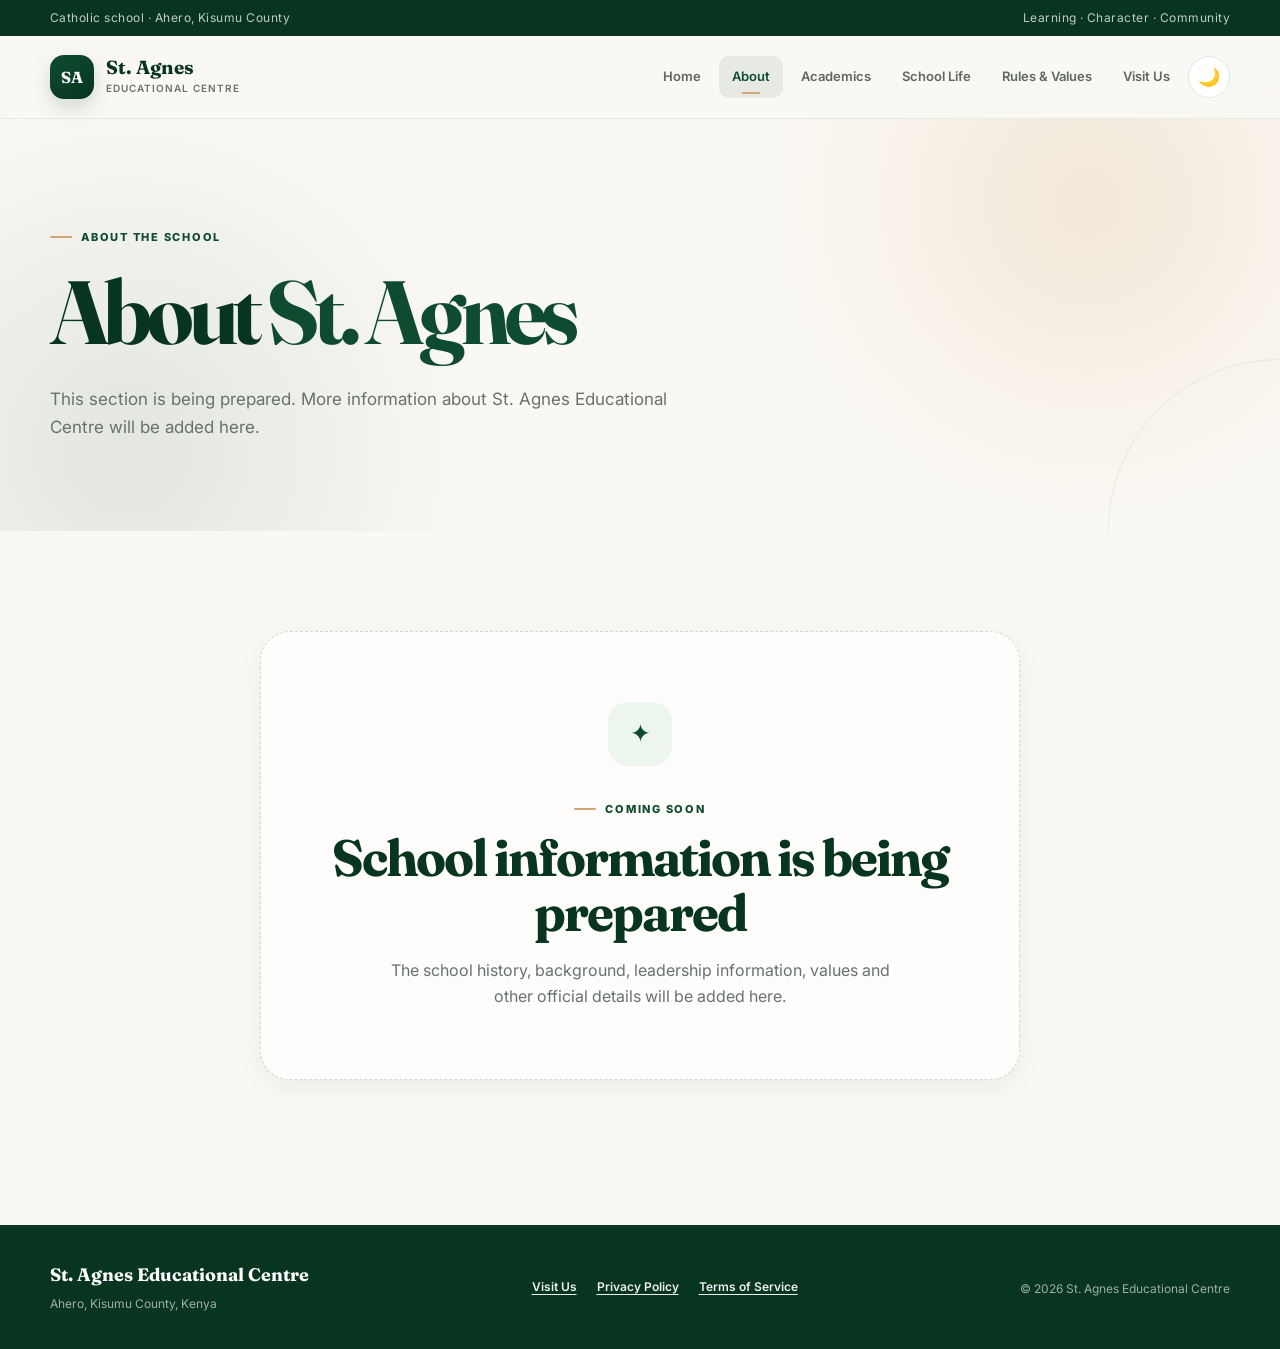
<file: about.html>
<!DOCTYPE html>
<html lang="en">
<head>
    <meta charset="UTF-8">
    <meta name="viewport" content="width=device-width, initial-scale=1.0">
    <title>About | St. Agnes Educational Centre</title>
    <meta
        name="description"
        content="About St. Agnes Educational Centre — a school in Ahero, Kisumu County, Kenya."
    >

      <!-- Load saved theme BEFORE the page renders -->
    <script>
        (function () {
            const theme = localStorage.getItem("st-agnes-theme");

            if (theme === "dark") {
                document.documentElement.setAttribute(
                    "data-theme",
                    "dark"
                );
            }
        })();
    </script>

    <link rel="preconnect" href="https://fonts.googleapis.com">
    <link rel="preconnect" href="https://fonts.gstatic.com" crossorigin>
    <link href="https://fonts.googleapis.com/css2?family=Fraunces:wght@500;600;700&family=Inter:wght@400;500;600;700&display=swap" rel="stylesheet">

    <link rel="stylesheet" href="style.css">
</head>

<body>

<a class="skip-link" href="#main-content">Skip to main content</a>

<div class="topbar">
    <div class="container">
        <span>Catholic school · Ahero, Kisumu County</span>
        <span>Learning · Character · Community</span>
    </div>
</div>

<header class="site-header">
    <div class="container nav-container">

        <a href="index.html" class="brand">
            <div class="brand-mark">SA</div>

            <div>
                <strong>St. Agnes</strong>
                <span>Educational Centre</span>
            </div>
        </a>

        <nav class="main-nav" id="mainNav" aria-label="Main navigation">
            <a href="index.html">Home</a>
            <a href="about.html" class="active" aria-current="page">About</a>
            <a href="academics.html">Academics</a>
            <a href="life.html">School Life</a>
            <a href="rules.html">Rules & Values</a>
            <a href="visit.html">Visit Us</a>

<button
    type="button"
    class="theme-toggle"
    id="themeToggle"
    aria-label="Switch to dark mode"
    title="Switch to dark mode"
>
    <span id="themeIcon" aria-hidden="true">🌙</span>
</button>
        </nav><button
    type="button"
    class="mobile-menu-toggle"
    id="mobileMenuToggle"
    aria-label="Open navigation menu"
    aria-expanded="false"
    aria-controls="mainNav"
>
    <span></span>
    <span></span>
    <span></span>
</button>

    </div>
</header>

<main id="main-content">

    <section class="page-hero">
        <div class="container">

            <span class="eyebrow">ABOUT THE SCHOOL</span>

            <h1>
                About
                <span>St. Agnes</span>
            </h1>

            <p>
                This section is being prepared.
                More information about St. Agnes Educational Centre will be added here.
            </p>

        </div>
    </section>


    <section class="section">
        <div class="container">

            <div class="empty-state">

                <div class="empty-icon" aria-hidden="true">✦</div>

                <span class="eyebrow">COMING SOON</span>

                <h2>School information is being prepared</h2>

                <p>
                    The school history, background, leadership information,
                    values and other official details will be added here.
                </p>

            </div>

        </div>
    </section>

</main>


<footer class="site-footer">
    <div class="container">

        <div>
            <strong>St. Agnes Educational Centre</strong>
            <p>Ahero, Kisumu County, Kenya</p>
        </div>

        <nav class="footer-nav" aria-label="Footer navigation">
            <a href="visit.html">Visit Us</a>
            <a href="privacy.html">Privacy Policy</a>
            <a href="terms.html">Terms of Service</a>
        </nav>

        <p>© 2026 St. Agnes Educational Centre</p>

    </div>
</footer>

<script src="script.js"></script>

</body>
</html>
</file>
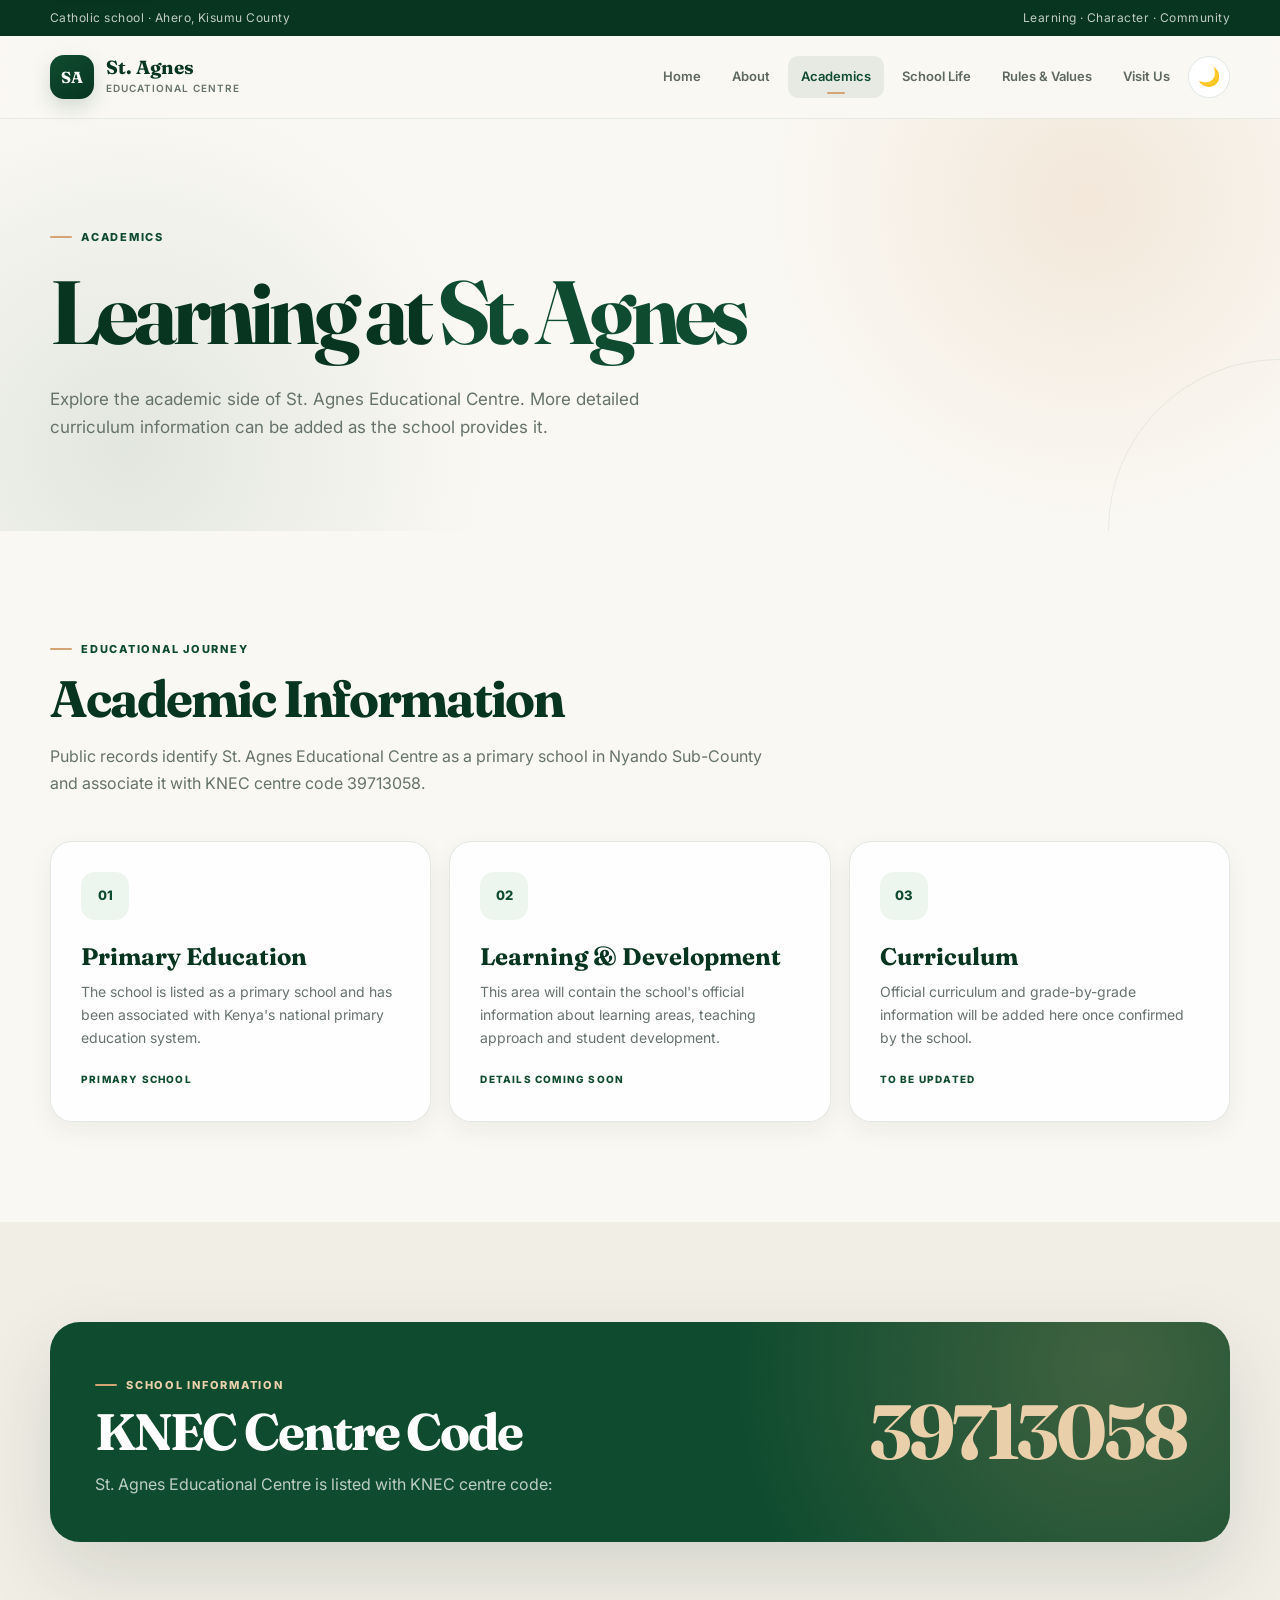
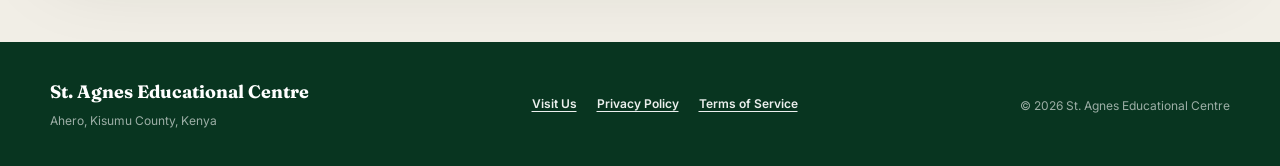
<file: academics.html>
<!DOCTYPE html>
<html lang="en">
<head>
    <meta charset="UTF-8">
    <meta name="viewport" content="width=device-width, initial-scale=1.0">

    <title>Academics | St. Agnes Educational Centre</title>
    <meta
        name="description"
        content="Academic information for St. Agnes Educational Centre in Ahero, Kisumu County, Kenya."
    >

      <!-- Load saved theme BEFORE the page renders -->
    <script>
        (function () {
            const theme = localStorage.getItem("st-agnes-theme");

            if (theme === "dark") {
                document.documentElement.setAttribute(
                    "data-theme",
                    "dark"
                );
            }
        })();
    </script>

    <link rel="preconnect" href="https://fonts.googleapis.com">
    <link rel="preconnect" href="https://fonts.gstatic.com" crossorigin>

    <link href="https://fonts.googleapis.com/css2?family=Fraunces:wght@500;600;700&family=Inter:wght@400;500;600;700&display=swap" rel="stylesheet">

    <link rel="stylesheet" href="style.css">
</head>

<body>

<a class="skip-link" href="#main-content">Skip to main content</a>

<div class="topbar">
    <div class="container">
        <span>Catholic school · Ahero, Kisumu County</span>
        <span>Learning · Character · Community</span>
    </div>
</div>


<header class="site-header">

    <div class="container nav-container">

        <a href="index.html" class="brand">
            <div class="brand-mark">SA</div>

            <div>
                <strong>St. Agnes</strong>
                <span>Educational Centre</span>
            </div>
        </a>

        <nav class="main-nav" id="mainNav" aria-label="Main navigation">
            <a href="index.html">Home</a>
            <a href="about.html">About</a>
            <a href="academics.html" class="active" aria-current="page">Academics</a>
            <a href="life.html">School Life</a>
            <a href="rules.html">Rules & Values</a>
            <a href="visit.html">Visit Us</a>

<button
    type="button"
    class="theme-toggle"
    id="themeToggle"
    aria-label="Switch to dark mode"
    title="Switch to dark mode"
>
    <span id="themeIcon" aria-hidden="true">🌙</span>
</button>
        </nav><button
    type="button"
    class="mobile-menu-toggle"
    id="mobileMenuToggle"
    aria-label="Open navigation menu"
    aria-expanded="false"
    aria-controls="mainNav"
>
    <span></span>
    <span></span>
    <span></span>
</button>

    </div>

</header>


<main id="main-content">

    <section class="page-hero">

        <div class="container">

            <span class="eyebrow">ACADEMICS</span>

            <h1>
                Learning at
                <span>St. Agnes</span>
            </h1>

            <p>
                Explore the academic side of St. Agnes Educational Centre.
                More detailed curriculum information can be added as the school
                provides it.
            </p>

        </div>

    </section>


    <section class="section">

        <div class="container">

            <div class="section-heading">

                <span class="eyebrow">EDUCATIONAL JOURNEY</span>

                <h2>Academic Information</h2>

                <p>
                    Public records identify St. Agnes Educational Centre
                    as a primary school in Nyando Sub-County and associate
                    it with KNEC centre code 39713058.
                </p>

            </div>


            <div class="cards-grid">

                <article class="info-card">

                    <div class="card-icon">01</div>

                    <h3>Primary Education</h3>

                    <p>
                        The school is listed as a primary school and has
                        been associated with Kenya's national primary
                        education system.
                    </p>

                    <span class="card-label">PRIMARY SCHOOL</span>

                </article>


                <article class="info-card">

                    <div class="card-icon">02</div>

                    <h3>Learning & Development</h3>

                    <p>
                        This area will contain the school's official
                        information about learning areas, teaching
                        approach and student development.
                    </p>

                    <span class="card-label">DETAILS COMING SOON</span>

                </article>


                <article class="info-card">

                    <div class="card-icon">03</div>

                    <h3>Curriculum</h3>

                    <p>
                        Official curriculum and grade-by-grade information
                        will be added here once confirmed by the school.
                    </p>

                    <span class="card-label">TO BE UPDATED</span>

                </article>

            </div>

        </div>

    </section>


    <section class="section section-soft">

        <div class="container">

            <div class="feature-panel">

                <div>

                    <span class="eyebrow">SCHOOL INFORMATION</span>

                    <h2>KNEC Centre Code</h2>

                    <p>
                        St. Agnes Educational Centre is listed with
                        KNEC centre code:
                    </p>

                </div>

                <strong class="big-number">39713058</strong>

            </div>

        </div>

    </section>

</main>


<footer class="site-footer">

    <div class="container">

        <div>
            <strong>St. Agnes Educational Centre</strong>
            <p>Ahero, Kisumu County, Kenya</p>
        </div>

        <nav class="footer-nav" aria-label="Footer navigation">
            <a href="visit.html">Visit Us</a>
            <a href="privacy.html">Privacy Policy</a>
            <a href="terms.html">Terms of Service</a>
        </nav>

        <p>© 2026 St. Agnes Educational Centre</p>

    </div>

</footer>


<script src="script.js"></script>

</body>
</html>
</file>
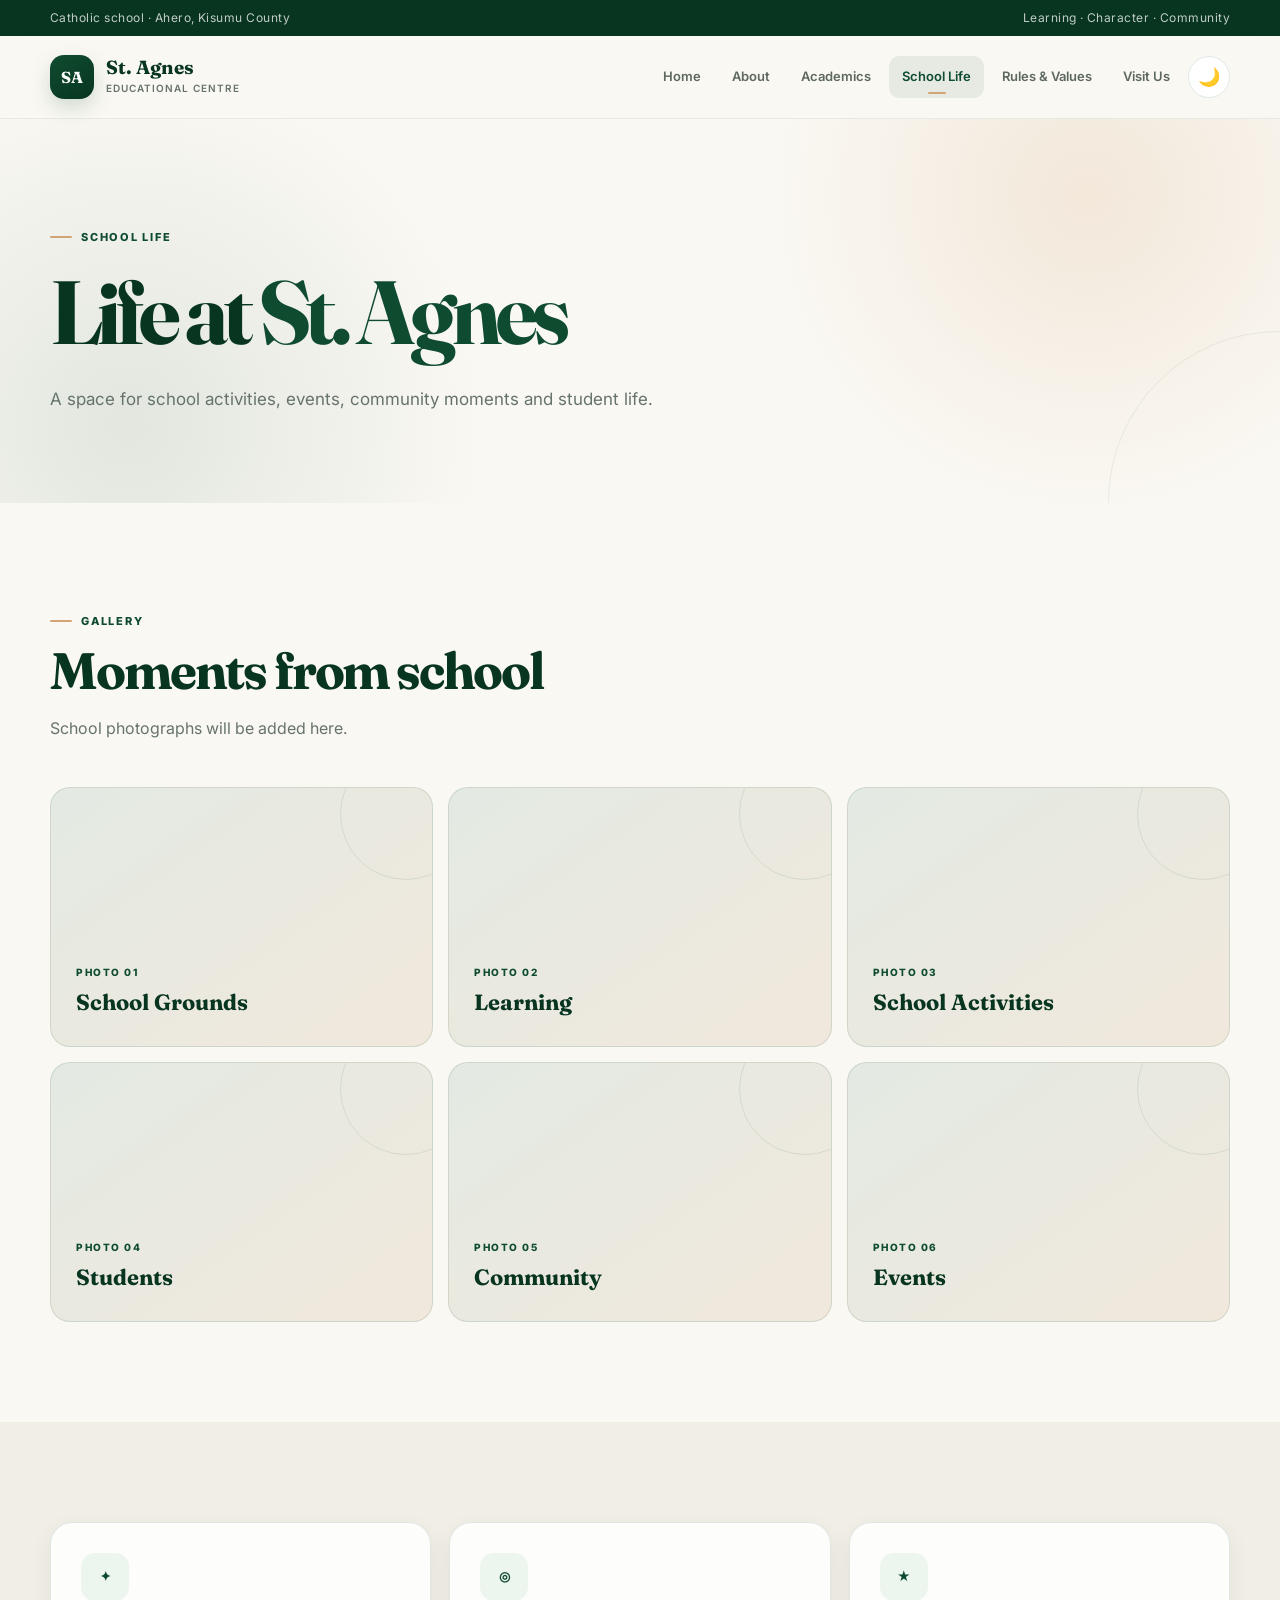
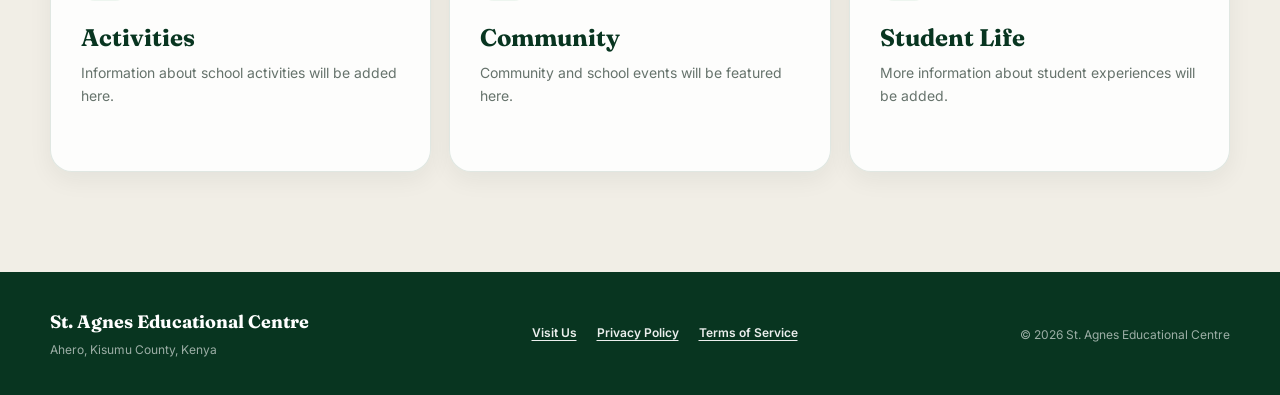
<file: life.html>
<!DOCTYPE html>
<html lang="en">
<head>
    <meta charset="UTF-8">
    <meta name="viewport" content="width=device-width, initial-scale=1.0">

    <title>School Life | St. Agnes Educational Centre</title>
    <meta
        name="description"
        content="School life, activities and events at St. Agnes Educational Centre in Ahero, Kisumu County."
    >

      <!-- Load saved theme BEFORE the page renders -->
    <script>
        (function () {
            const theme = localStorage.getItem("st-agnes-theme");

            if (theme === "dark") {
                document.documentElement.setAttribute(
                    "data-theme",
                    "dark"
                );
            }
        })();
    </script>

    <link rel="preconnect" href="https://fonts.googleapis.com">
    <link rel="preconnect" href="https://fonts.gstatic.com" crossorigin>

    <link href="https://fonts.googleapis.com/css2?family=Fraunces:wght@500;600;700&family=Inter:wght@400;500;600;700&display=swap" rel="stylesheet">

    <link rel="stylesheet" href="style.css">
</head>

<body>

<a class="skip-link" href="#main-content">Skip to main content</a>

<div class="topbar">
    <div class="container">
        <span>Catholic school · Ahero, Kisumu County</span>
        <span>Learning · Character · Community</span>
    </div>
</div>


<header class="site-header">

    <div class="container nav-container">

        <a href="index.html" class="brand">
            <div class="brand-mark">SA</div>

            <div>
                <strong>St. Agnes</strong>
                <span>Educational Centre</span>
            </div>
        </a>

        <nav class="main-nav" id="mainNav" aria-label="Main navigation">
            <a href="index.html">Home</a>
            <a href="about.html">About</a>
            <a href="academics.html">Academics</a>
            <a href="life.html" class="active" aria-current="page">School Life</a>
            <a href="rules.html">Rules & Values</a>
            <a href="visit.html">Visit Us</a>

<button
    type="button"
    class="theme-toggle"
    id="themeToggle"
    aria-label="Switch to dark mode"
    title="Switch to dark mode"
>
    <span id="themeIcon" aria-hidden="true">🌙</span>
</button>
        </nav><button
    type="button"
    class="mobile-menu-toggle"
    id="mobileMenuToggle"
    aria-label="Open navigation menu"
    aria-expanded="false"
    aria-controls="mainNav"
>
    <span></span>
    <span></span>
    <span></span>
</button>

    </div>

</header>


<main id="main-content">

    <section class="page-hero">

        <div class="container">

            <span class="eyebrow">SCHOOL LIFE</span>

            <h1>
                Life at
                <span>St. Agnes</span>
            </h1>

            <p>
                A space for school activities, events, community moments
                and student life.
            </p>

        </div>

    </section>


    <section class="section">

        <div class="container">

            <div class="section-heading">

                <span class="eyebrow">GALLERY</span>

                <h2>Moments from school</h2>

                <p>
                    School photographs will be added here.
                </p>

            </div>


            <div class="gallery-grid">

                <div class="gallery-placeholder">
                    <span>PHOTO 01</span>
                    <strong>School Grounds</strong>
                </div>

                <div class="gallery-placeholder">
                    <span>PHOTO 02</span>
                    <strong>Learning</strong>
                </div>

                <div class="gallery-placeholder">
                    <span>PHOTO 03</span>
                    <strong>School Activities</strong>
                </div>

                <div class="gallery-placeholder">
                    <span>PHOTO 04</span>
                    <strong>Students</strong>
                </div>

                <div class="gallery-placeholder">
                    <span>PHOTO 05</span>
                    <strong>Community</strong>
                </div>

                <div class="gallery-placeholder">
                    <span>PHOTO 06</span>
                    <strong>Events</strong>
                </div>

            </div>

        </div>

    </section>


    <section class="section section-soft">

        <div class="container">

            <div class="cards-grid">

                <article class="info-card">
                    <div class="card-icon" aria-hidden="true">✦</div>
                    <h3>Activities</h3>
                    <p>
                        Information about school activities will be added here.
                    </p>
                </article>

                <article class="info-card">
                    <div class="card-icon" aria-hidden="true">◎</div>
                    <h3>Community</h3>
                    <p>
                        Community and school events will be featured here.
                    </p>
                </article>

                <article class="info-card">
                    <div class="card-icon" aria-hidden="true">★</div>
                    <h3>Student Life</h3>
                    <p>
                        More information about student experiences will be added.
                    </p>
                </article>

            </div>

        </div>

    </section>

</main>


<footer class="site-footer">

    <div class="container">

        <div>
            <strong>St. Agnes Educational Centre</strong>
            <p>Ahero, Kisumu County, Kenya</p>
        </div>

        <nav class="footer-nav" aria-label="Footer navigation">
            <a href="visit.html">Visit Us</a>
            <a href="privacy.html">Privacy Policy</a>
            <a href="terms.html">Terms of Service</a>
        </nav>

        <p>© 2026 St. Agnes Educational Centre</p>

    </div>

</footer>


<script src="script.js"></script>

</body>
</html>
</file>
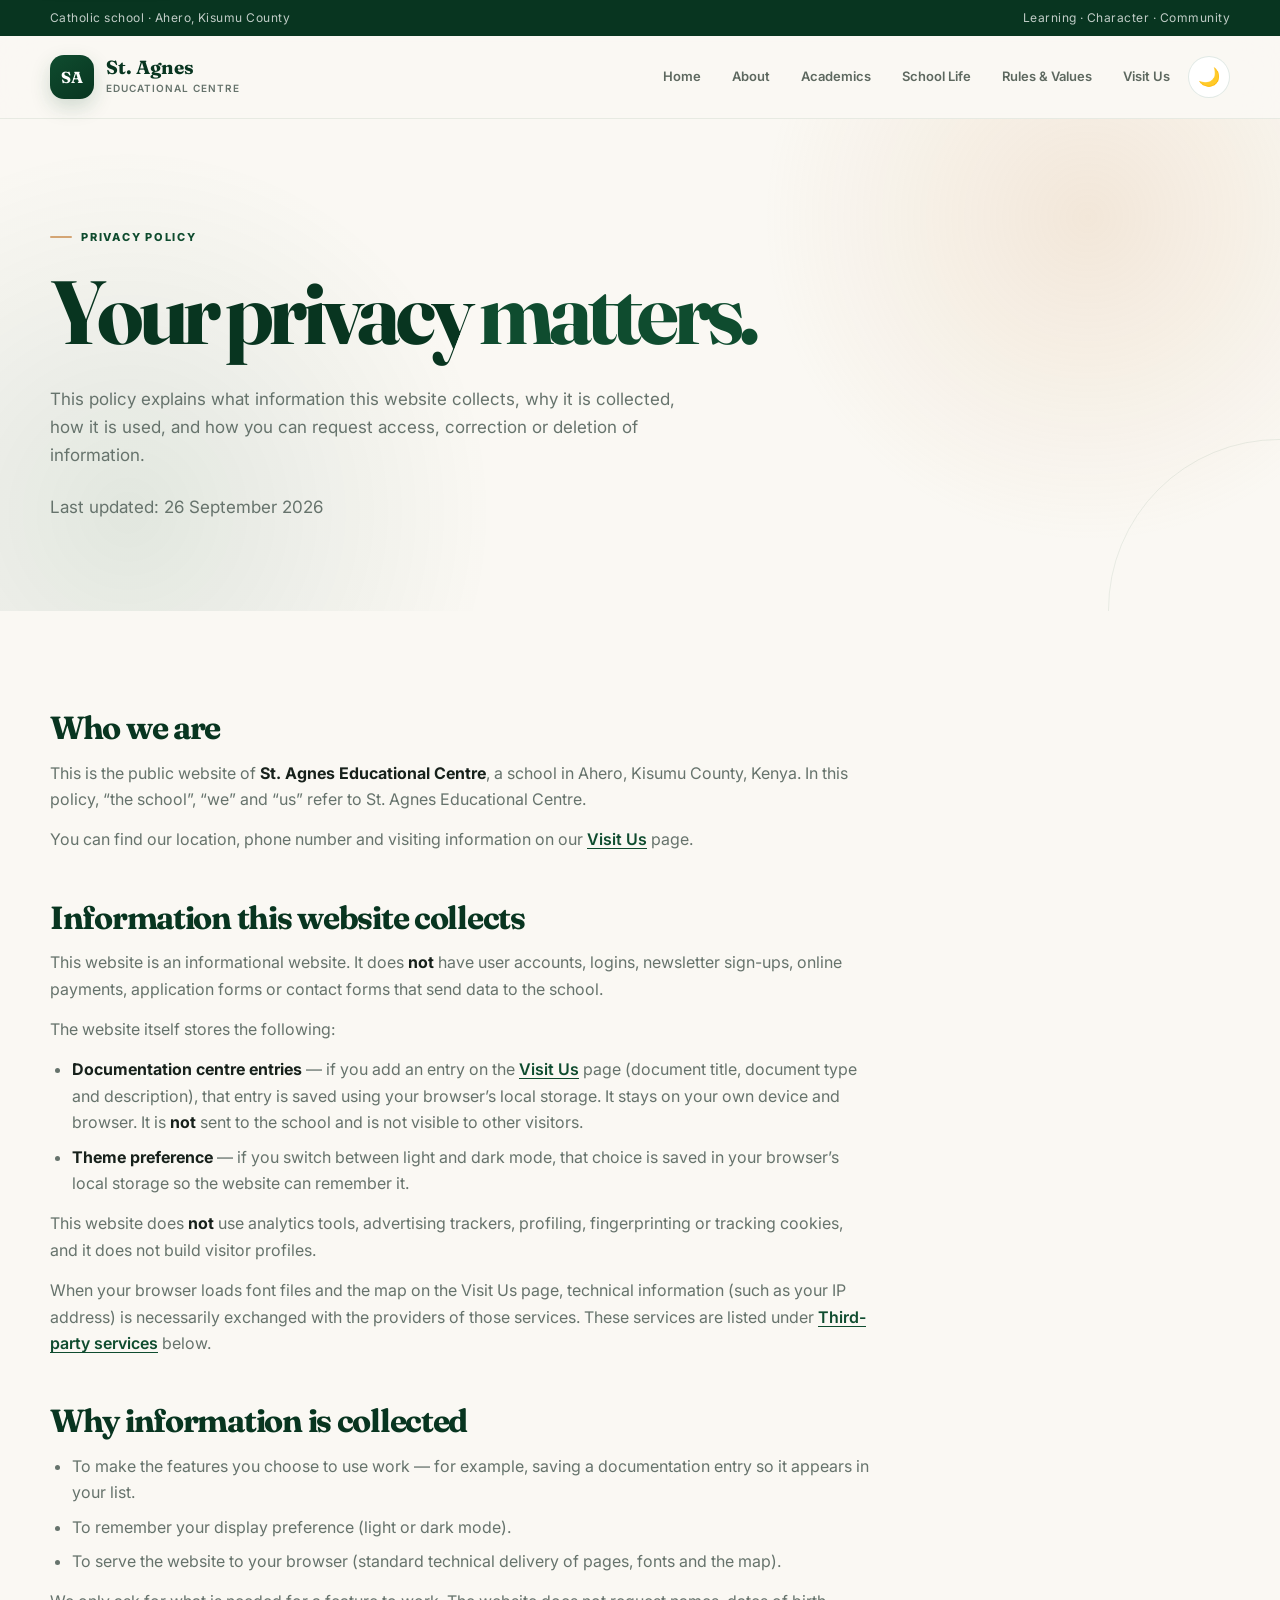
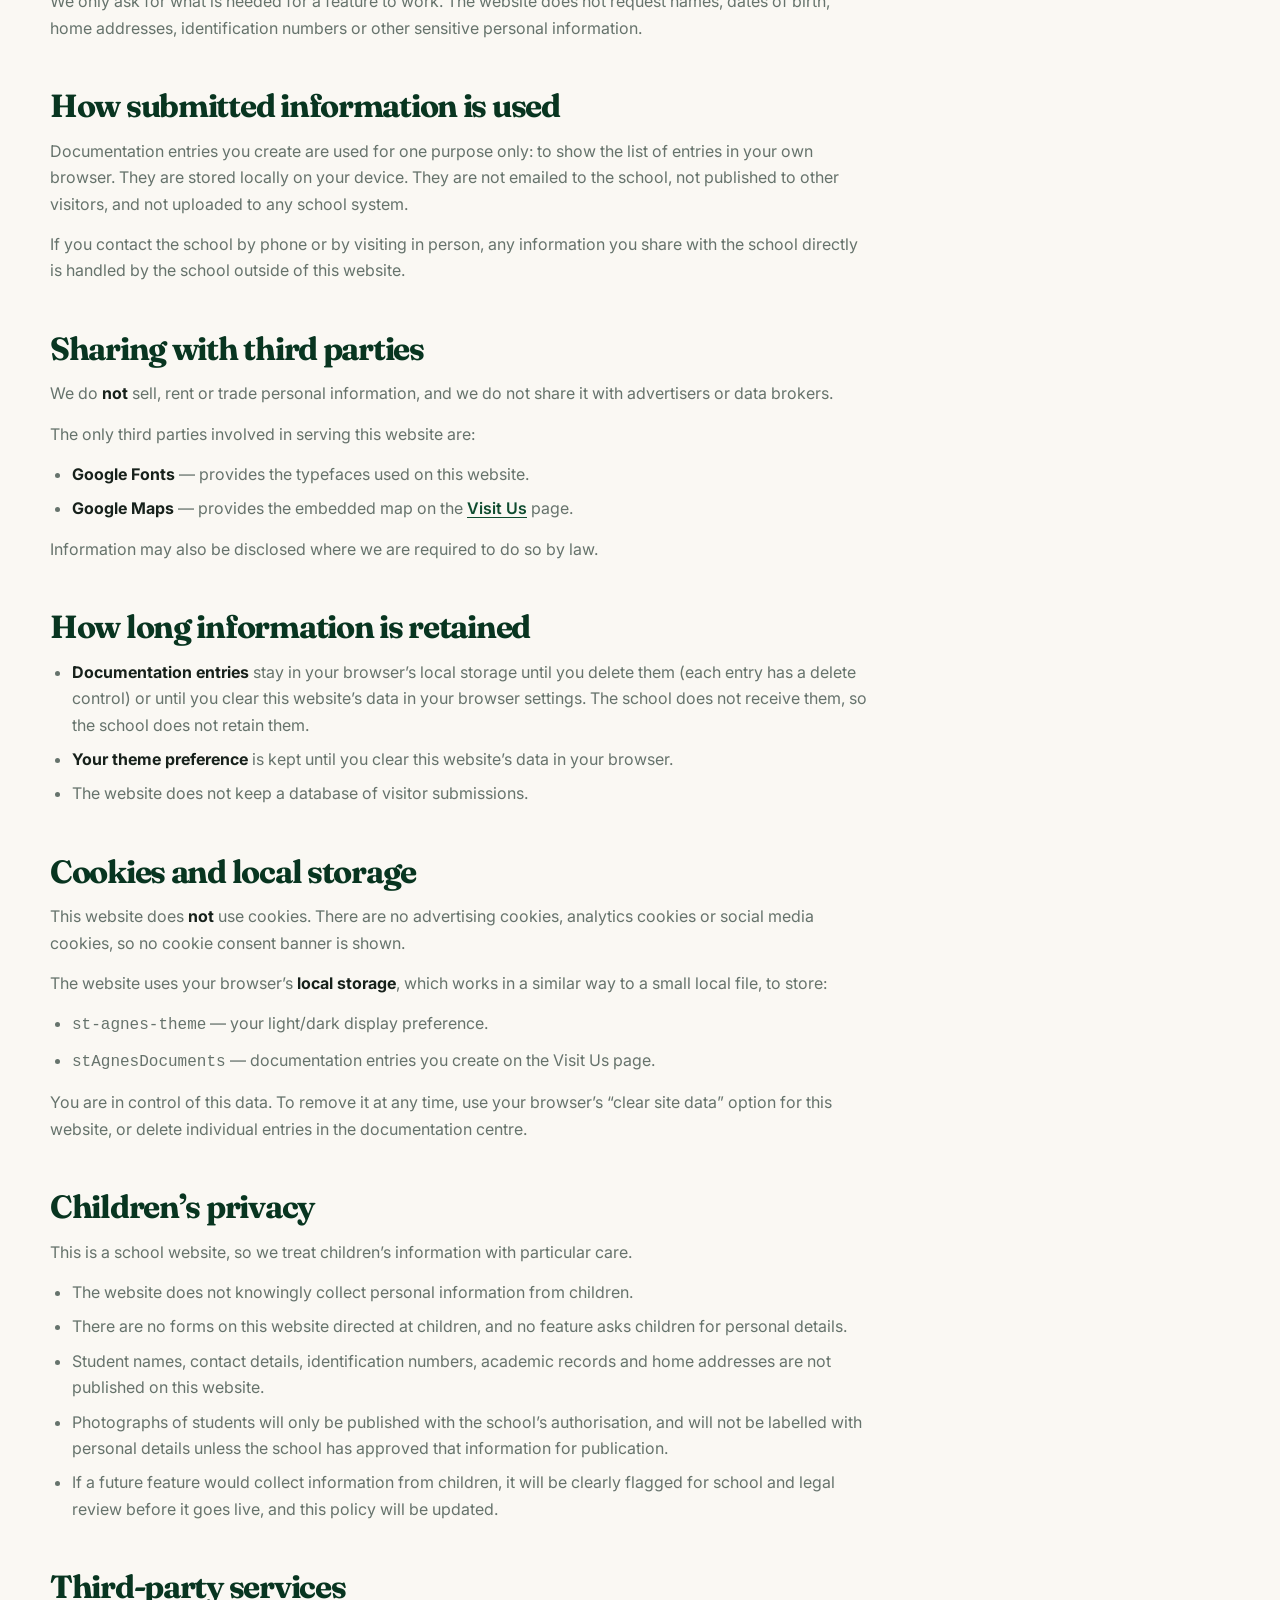
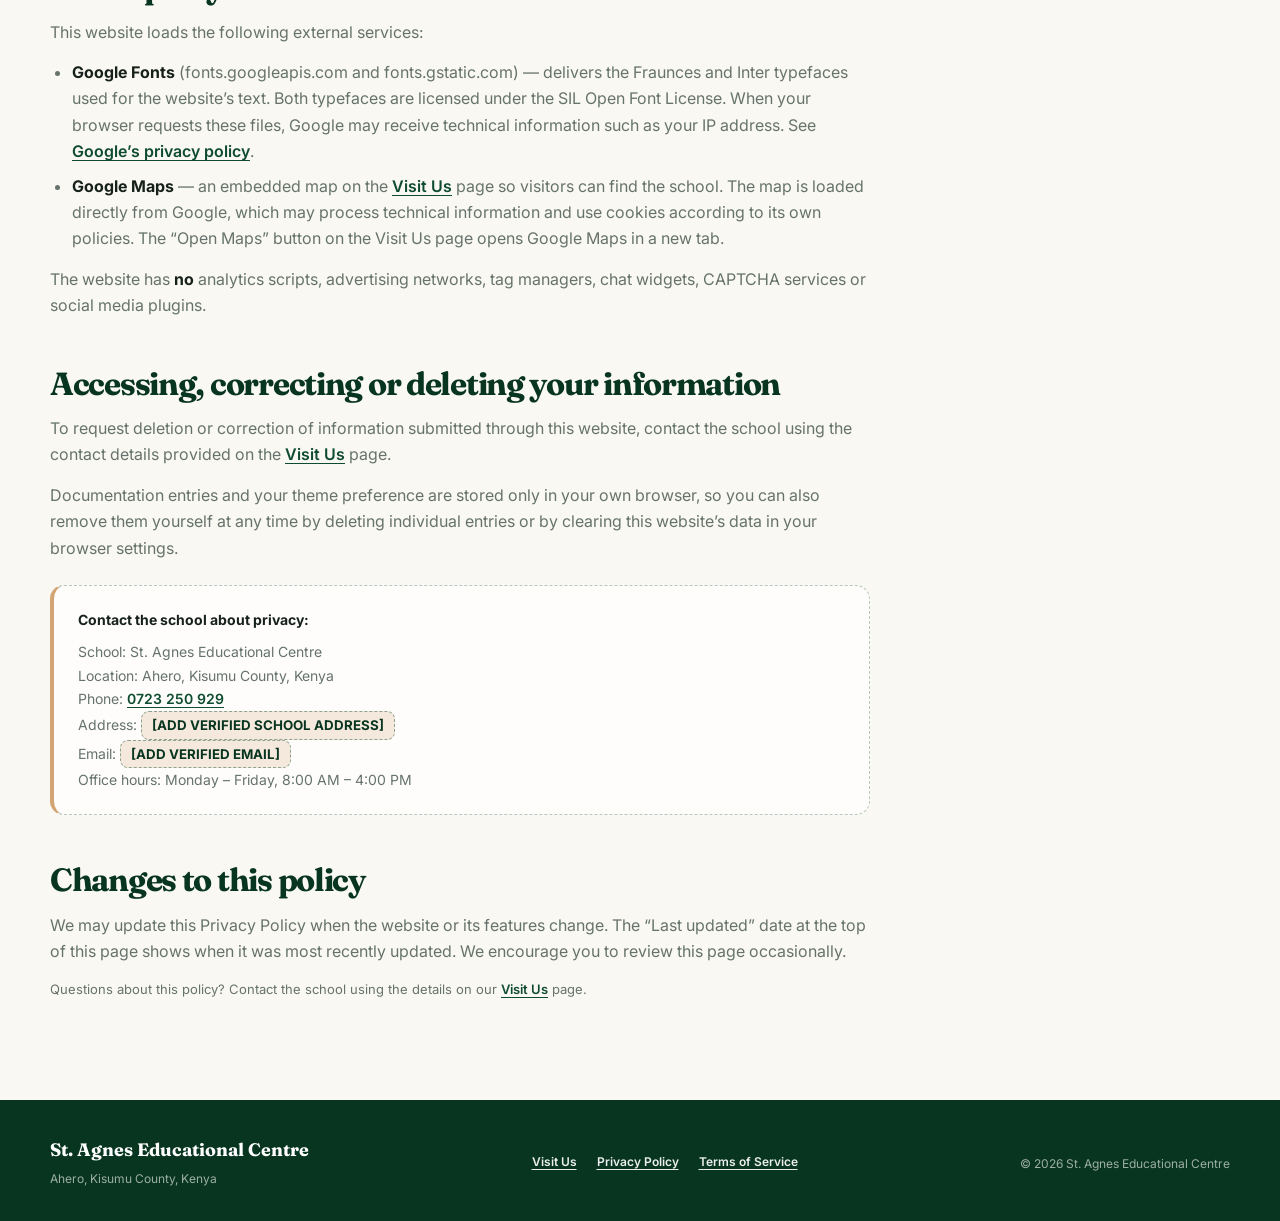
<file: privacy.html>
<!DOCTYPE html>
<html lang="en">
<head>
    <meta charset="UTF-8">
    <meta name="viewport" content="width=device-width, initial-scale=1.0">
    <meta name="theme-color" content="#0f4c2f">

    <title>Privacy Policy | St. Agnes Educational Centre</title>
    <meta
        name="description"
        content="Privacy Policy for the St. Agnes Educational Centre website — how information is handled, stored and protected."
    >

      <!-- Load saved theme BEFORE the page renders -->
    <script>
        (function () {
            const theme = localStorage.getItem("st-agnes-theme");

            if (theme === "dark") {
                document.documentElement.setAttribute(
                    "data-theme",
                    "dark"
                );
            }
        })();
    </script>

    <link rel="preconnect" href="https://fonts.googleapis.com">
    <link rel="preconnect" href="https://fonts.gstatic.com" crossorigin>
    <link href="https://fonts.googleapis.com/css2?family=Fraunces:wght@500;600;700&family=Inter:wght@400;500;600;700&display=swap" rel="stylesheet">

    <link rel="stylesheet" href="style.css">
</head>

<body>

<a class="skip-link" href="#main-content">Skip to main content</a>

<div class="topbar">
    <div class="container">
        <span>Catholic school · Ahero, Kisumu County</span>
        <span>Learning · Character · Community</span>
    </div>
</div>


<header class="site-header">
    <div class="container nav-container">

        <a href="index.html" class="brand">
            <div class="brand-mark">SA</div>

            <div>
                <strong>St. Agnes</strong>
                <span>Educational Centre</span>
            </div>
        </a>

        <nav class="main-nav" id="mainNav" aria-label="Main navigation">
            <a href="index.html">Home</a>
            <a href="about.html">About</a>
            <a href="academics.html">Academics</a>
            <a href="life.html">School Life</a>
            <a href="rules.html">Rules & Values</a>
            <a href="visit.html">Visit Us</a>

<button
    type="button"
    class="theme-toggle"
    id="themeToggle"
    aria-label="Switch to dark mode"
    title="Switch to dark mode"
>
    <span id="themeIcon" aria-hidden="true">🌙</span>
</button>
        </nav><button
    type="button"
    class="mobile-menu-toggle"
    id="mobileMenuToggle"
    aria-label="Open navigation menu"
    aria-expanded="false"
    aria-controls="mainNav"
>
    <span></span>
    <span></span>
    <span></span>
</button>

    </div>
</header>


<main id="main-content">

    <section class="page-hero">
        <div class="container">

            <span class="eyebrow">PRIVACY POLICY</span>

            <h1>
                Your privacy
                <span>matters.</span>
            </h1>

            <p>
                This policy explains what information this website collects,
                why it is collected, how it is used, and how you can request
                access, correction or deletion of information.
            </p>

            <p class="legal-updated">Last updated: 26 September 2026</p>

        </div>
    </section>


    <section class="section">
        <div class="container">

            <div class="legal-content">

                <h2>Who we are</h2>

                <p>
                    This is the public website of
                    <strong>St. Agnes Educational Centre</strong>, a school in
                    Ahero, Kisumu County, Kenya. In this policy, “the school”,
                    “we” and “us” refer to St. Agnes Educational Centre.
                </p>

                <p>
                    You can find our location, phone number and visiting
                    information on our <a href="visit.html">Visit Us</a> page.
                </p>


                <h2>Information this website collects</h2>

                <p>
                    This website is an informational website. It does
                    <strong>not</strong> have user accounts, logins,
                    newsletter sign-ups, online payments, application forms
                    or contact forms that send data to the school.
                </p>

                <p>The website itself stores the following:</p>

                <ul>
                    <li>
                        <strong>Documentation centre entries</strong> — if you
                        add an entry on the
                        <a href="visit.html">Visit Us</a> page (document
                        title, document type and description), that entry is
                        saved using your browser’s local storage. It stays on
                        your own device and browser. It is
                        <strong>not</strong> sent to the school and is not
                        visible to other visitors.
                    </li>
                    <li>
                        <strong>Theme preference</strong> — if you switch
                        between light and dark mode, that choice is saved in
                        your browser’s local storage so the website can
                        remember it.
                    </li>
                </ul>

                <p>
                    This website does <strong>not</strong> use analytics
                    tools, advertising trackers, profiling, fingerprinting or
                    tracking cookies, and it does not build visitor profiles.
                </p>

                <p>
                    When your browser loads font files and the map on the
                    Visit Us page, technical information (such as your IP
                    address) is necessarily exchanged with the providers of
                    those services. These services are listed under
                    <a href="#third-party">Third-party services</a> below.
                </p>


                <h2>Why information is collected</h2>

                <ul>
                    <li>
                        To make the features you choose to use work — for
                        example, saving a documentation entry so it appears in
                        your list.
                    </li>
                    <li>
                        To remember your display preference (light or dark
                        mode).
                    </li>
                    <li>
                        To serve the website to your browser (standard
                        technical delivery of pages, fonts and the map).
                    </li>
                </ul>

                <p>
                    We only ask for what is needed for a feature to work. The
                    website does not request names, dates of birth, home
                    addresses, identification numbers or other sensitive
                    personal information.
                </p>


                <h2>How submitted information is used</h2>

                <p>
                    Documentation entries you create are used for one purpose
                    only: to show the list of entries in your own browser.
                    They are stored locally on your device. They are not
                    emailed to the school, not published to other visitors,
                    and not uploaded to any school system.
                </p>

                <p>
                    If you contact the school by phone or by visiting in
                    person, any information you share with the school directly
                    is handled by the school outside of this website.
                </p>


                <h2>Sharing with third parties</h2>

                <p>
                    We do <strong>not</strong> sell, rent or trade personal
                    information, and we do not share it with advertisers or
                    data brokers.
                </p>

                <p>The only third parties involved in serving this website are:</p>

                <ul>
                    <li>
                        <strong>Google Fonts</strong> — provides the typefaces
                        used on this website.
                    </li>
                    <li>
                        <strong>Google Maps</strong> — provides the embedded
                        map on the <a href="visit.html">Visit Us</a> page.
                    </li>
                </ul>

                <p>
                    Information may also be disclosed where we are required
                    to do so by law.
                </p>


                <h2>How long information is retained</h2>

                <ul>
                    <li>
                        <strong>Documentation entries</strong> stay in your
                        browser’s local storage until you delete them (each
                        entry has a delete control) or until you clear this
                        website’s data in your browser settings. The school
                        does not receive them, so the school does not retain
                        them.
                    </li>
                    <li>
                        <strong>Your theme preference</strong> is kept until
                        you clear this website’s data in your browser.
                    </li>
                    <li>
                        The website does not keep a database of visitor
                        submissions.
                    </li>
                </ul>


                <h2 id="cookies">Cookies and local storage</h2>

                <p>
                    This website does <strong>not</strong> use cookies.
                    There are no advertising cookies, analytics cookies or
                    social media cookies, so no cookie consent banner is
                    shown.
                </p>

                <p>
                    The website uses your browser’s <strong>local
                    storage</strong>, which works in a similar way to a small
                    local file, to store:
                </p>

                <ul>
                    <li><code>st-agnes-theme</code> — your light/dark display preference.</li>
                    <li><code>stAgnesDocuments</code> — documentation entries you create on the Visit Us page.</li>
                </ul>

                <p>
                    You are in control of this data. To remove it at any time,
                    use your browser’s “clear site data” option for this
                    website, or delete individual entries in the
                    documentation centre.
                </p>


                <h2>Children’s privacy</h2>

                <p>
                    This is a school website, so we treat children’s
                    information with particular care.
                </p>

                <ul>
                    <li>
                        The website does not knowingly collect personal
                        information from children.
                    </li>
                    <li>
                        There are no forms on this website directed at
                        children, and no feature asks children for personal
                        details.
                    </li>
                    <li>
                        Student names, contact details, identification numbers,
                        academic records and home addresses are not published
                        on this website.
                    </li>
                    <li>
                        Photographs of students will only be published with
                        the school’s authorisation, and will not be labelled
                        with personal details unless the school has approved
                        that information for publication.
                    </li>
                    <li>
                        If a future feature would collect information from
                        children, it will be clearly flagged for school and
                        legal review before it goes live, and this policy will
                        be updated.
                    </li>
                </ul>


                <h2 id="third-party">Third-party services</h2>

                <p>This website loads the following external services:</p>

                <ul>
                    <li>
                        <strong>Google Fonts</strong> (fonts.googleapis.com
                        and fonts.gstatic.com) — delivers the Fraunces and
                        Inter typefaces used for the website’s text. Both
                        typefaces are licensed under the SIL Open Font
                        License. When your browser requests these files,
                        Google may receive technical information such as your
                        IP address. See
                        <a
                            href="https://policies.google.com/privacy"
                            target="_blank"
                            rel="noopener noreferrer"
                        >Google’s privacy policy</a>.
                    </li>
                    <li>
                        <strong>Google Maps</strong> — an embedded map on the
                        <a href="visit.html">Visit Us</a> page so visitors can
                        find the school. The map is loaded directly from
                        Google, which may process technical information and
                        use cookies according to its own policies. The “Open
                        Maps” button on the Visit Us page opens Google Maps
                        in a new tab.
                    </li>
                </ul>

                <p>
                    The website has <strong>no</strong> analytics scripts,
                    advertising networks, tag managers, chat widgets, CAPTCHA
                    services or social media plugins.
                </p>


                <h2>Accessing, correcting or deleting your information</h2>

                <p>
                    To request deletion or correction of information submitted
                    through this website, contact the school using the
                    contact details provided on the
                    <a href="visit.html">Visit Us</a> page.
                </p>

                <p>
                    Documentation entries and your theme preference are stored
                    only in your own browser, so you can also remove them
                    yourself at any time by deleting individual entries or by
                    clearing this website’s data in your browser settings.
                </p>

                <div class="legal-note">
                    <p>
                        <strong>Contact the school about privacy:</strong>
                    </p>
                    <p>
                        School: St. Agnes Educational Centre<br>
                        Location: Ahero, Kisumu County, Kenya<br>
                        Phone: <a href="tel:+254723250929">0723 250 929</a><br>
                        Address: <span class="placeholder">[ADD VERIFIED SCHOOL ADDRESS]</span><br>
                        Email: <span class="placeholder">[ADD VERIFIED EMAIL]</span><br>
                        Office hours: Monday – Friday, 8:00 AM – 4:00 PM
                    </p>
                </div>


                <h2>Changes to this policy</h2>

                <p>
                    We may update this Privacy Policy when the website or its
                    features change. The “Last updated” date at the top of
                    this page shows when it was most recently updated. We
                    encourage you to review this page occasionally.
                </p>

                <p class="legal-updated">
                    Questions about this policy? Contact the school using the
                    details on our <a href="visit.html">Visit Us</a> page.
                </p>

            </div>

        </div>
    </section>

</main>


<footer class="site-footer">

    <div class="container">

        <div>
            <strong>St. Agnes Educational Centre</strong>
            <p>Ahero, Kisumu County, Kenya</p>
        </div>

        <nav class="footer-nav" aria-label="Footer navigation">
            <a href="visit.html">Visit Us</a>
            <a href="privacy.html" aria-current="page">Privacy Policy</a>
            <a href="terms.html">Terms of Service</a>
        </nav>

        <p>© 2026 St. Agnes Educational Centre</p>

    </div>

</footer>


<script src="script.js"></script>

</body>
</html>
</file>
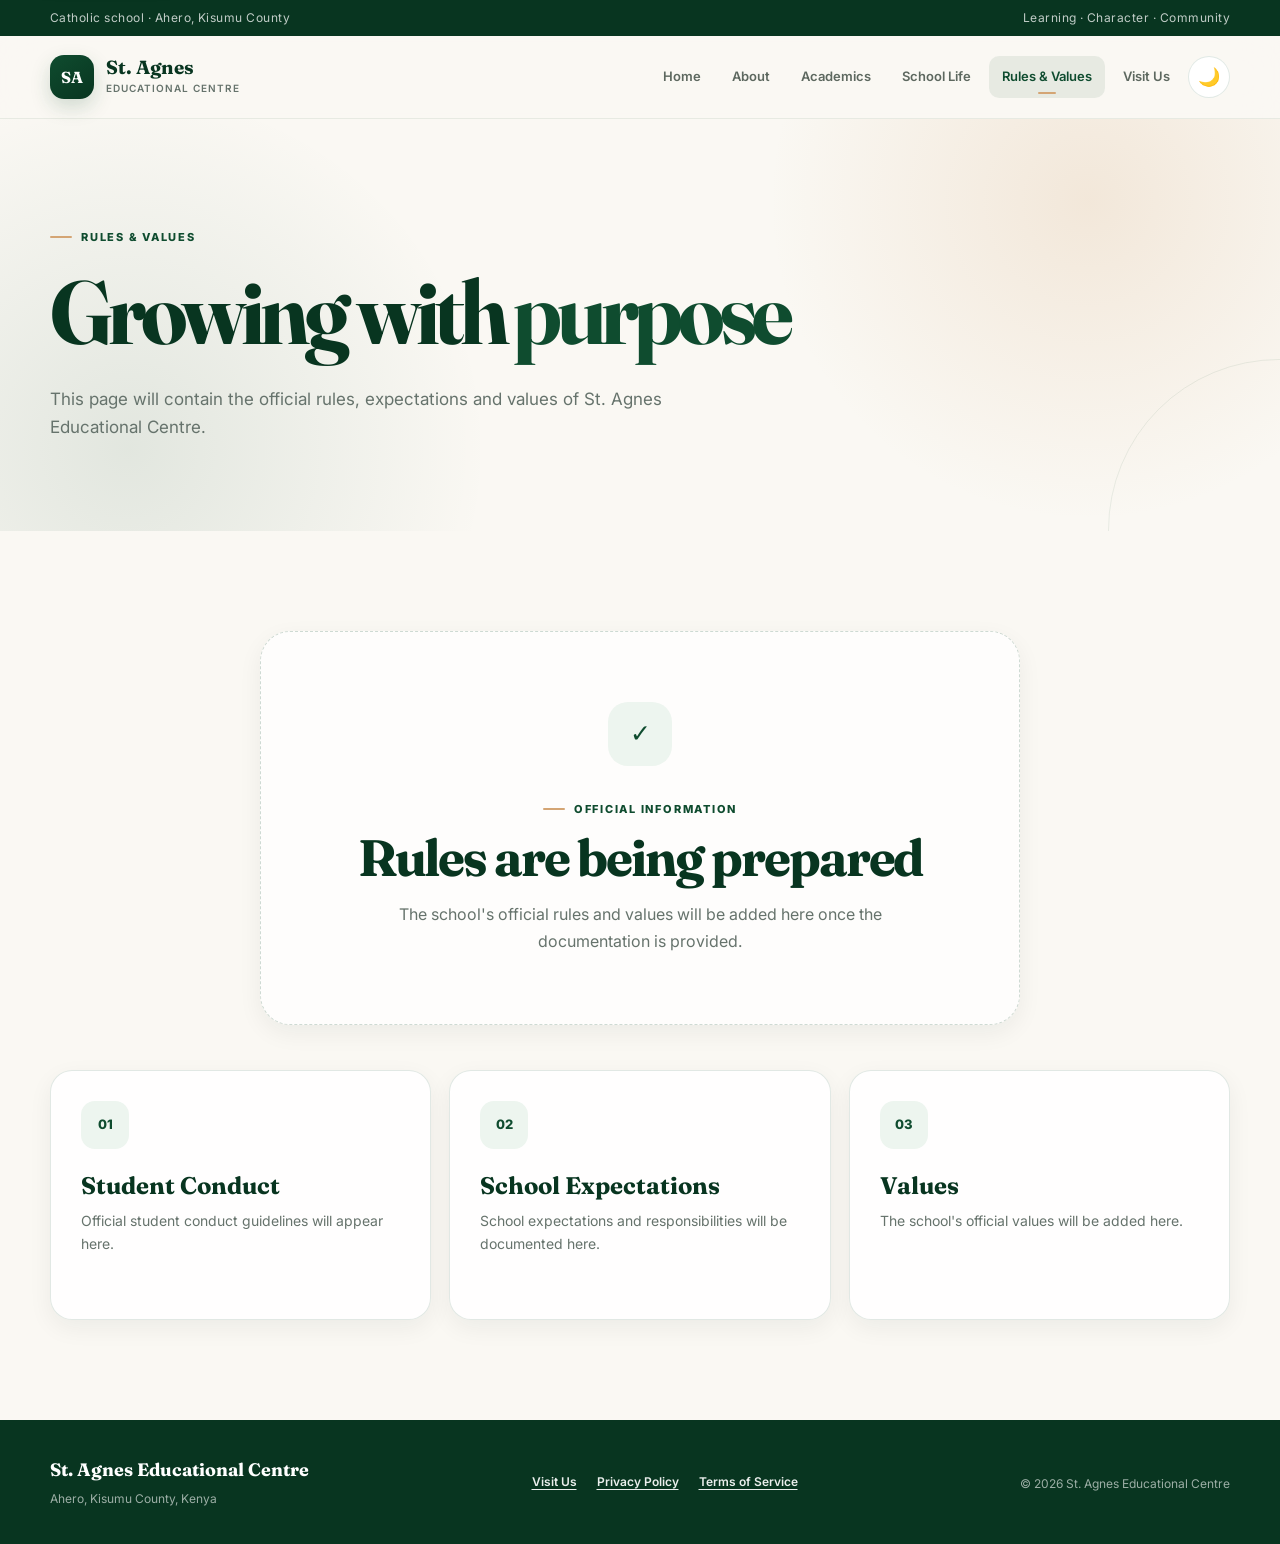
<file: rules.html>
<!DOCTYPE html>
<html lang="en">
<head>
    <meta charset="UTF-8">
    <meta name="viewport" content="width=device-width, initial-scale=1.0">

    <title>Rules & Values | St. Agnes Educational Centre</title>
    <meta
        name="description"
        content="Rules, expectations and values of St. Agnes Educational Centre in Ahero, Kisumu County."
    >

      <!-- Load saved theme BEFORE the page renders -->
    <script>
        (function () {
            const theme = localStorage.getItem("st-agnes-theme");

            if (theme === "dark") {
                document.documentElement.setAttribute(
                    "data-theme",
                    "dark"
                );
            }
        })();
    </script>

    <link rel="preconnect" href="https://fonts.googleapis.com">
    <link rel="preconnect" href="https://fonts.gstatic.com" crossorigin>

    <link href="https://fonts.googleapis.com/css2?family=Fraunces:wght@500;600;700&family=Inter:wght@400;500;600;700&display=swap" rel="stylesheet">

    <link rel="stylesheet" href="style.css">
</head>

<body>

<a class="skip-link" href="#main-content">Skip to main content</a>

<div class="topbar">
    <div class="container">
        <span>Catholic school · Ahero, Kisumu County</span>
        <span>Learning · Character · Community</span>
    </div>
</div>


<header class="site-header">

    <div class="container nav-container">

        <a href="index.html" class="brand">
            <div class="brand-mark">SA</div>

            <div>
                <strong>St. Agnes</strong>
                <span>Educational Centre</span>
            </div>
        </a>

        <nav class="main-nav" id="mainNav" aria-label="Main navigation">
            <a href="index.html">Home</a>
            <a href="about.html">About</a>
            <a href="academics.html">Academics</a>
            <a href="life.html">School Life</a>
            <a href="rules.html" class="active" aria-current="page">Rules & Values</a>
            <a href="visit.html">Visit Us</a>

<button
    type="button"
    class="theme-toggle"
    id="themeToggle"
    aria-label="Switch to dark mode"
    title="Switch to dark mode"
>
    <span id="themeIcon" aria-hidden="true">🌙</span>
</button>
        </nav><button
    type="button"
    class="mobile-menu-toggle"
    id="mobileMenuToggle"
    aria-label="Open navigation menu"
    aria-expanded="false"
    aria-controls="mainNav"
>
    <span></span>
    <span></span>
    <span></span>
</button>

    </div>

</header>


<main id="main-content">

    <section class="page-hero">

        <div class="container">

            <span class="eyebrow">RULES & VALUES</span>

            <h1>
                Growing with
                <span>purpose</span>
            </h1>

            <p>
                This page will contain the official rules, expectations
                and values of St. Agnes Educational Centre.
            </p>

        </div>

    </section>


    <section class="section">

        <div class="container">

            <div class="empty-state">

                <div class="empty-icon" aria-hidden="true">✓</div>

                <span class="eyebrow">OFFICIAL INFORMATION</span>

                <h2>Rules are being prepared</h2>

                <p>
                    The school's official rules and values will be added
                    here once the documentation is provided.
                </p>

            </div>


            <div class="cards-grid rules-preview">

                <article class="info-card">

                    <div class="card-icon">01</div>

                    <h3>Student Conduct</h3>

                    <p>
                        Official student conduct guidelines will appear here.
                    </p>

                </article>


                <article class="info-card">

                    <div class="card-icon">02</div>

                    <h3>School Expectations</h3>

                    <p>
                        School expectations and responsibilities will be
                        documented here.
                    </p>

                </article>


                <article class="info-card">

                    <div class="card-icon">03</div>

                    <h3>Values</h3>

                    <p>
                        The school's official values will be added here.
                    </p>

                </article>

            </div>

        </div>

    </section>

</main>


<footer class="site-footer">

    <div class="container">

        <div>
            <strong>St. Agnes Educational Centre</strong>
            <p>Ahero, Kisumu County, Kenya</p>
        </div>

        <nav class="footer-nav" aria-label="Footer navigation">
            <a href="visit.html">Visit Us</a>
            <a href="privacy.html">Privacy Policy</a>
            <a href="terms.html">Terms of Service</a>
        </nav>

        <p>© 2026 St. Agnes Educational Centre</p>

    </div>

</footer>


<script src="script.js"></script>

</body>
</html>
</file>
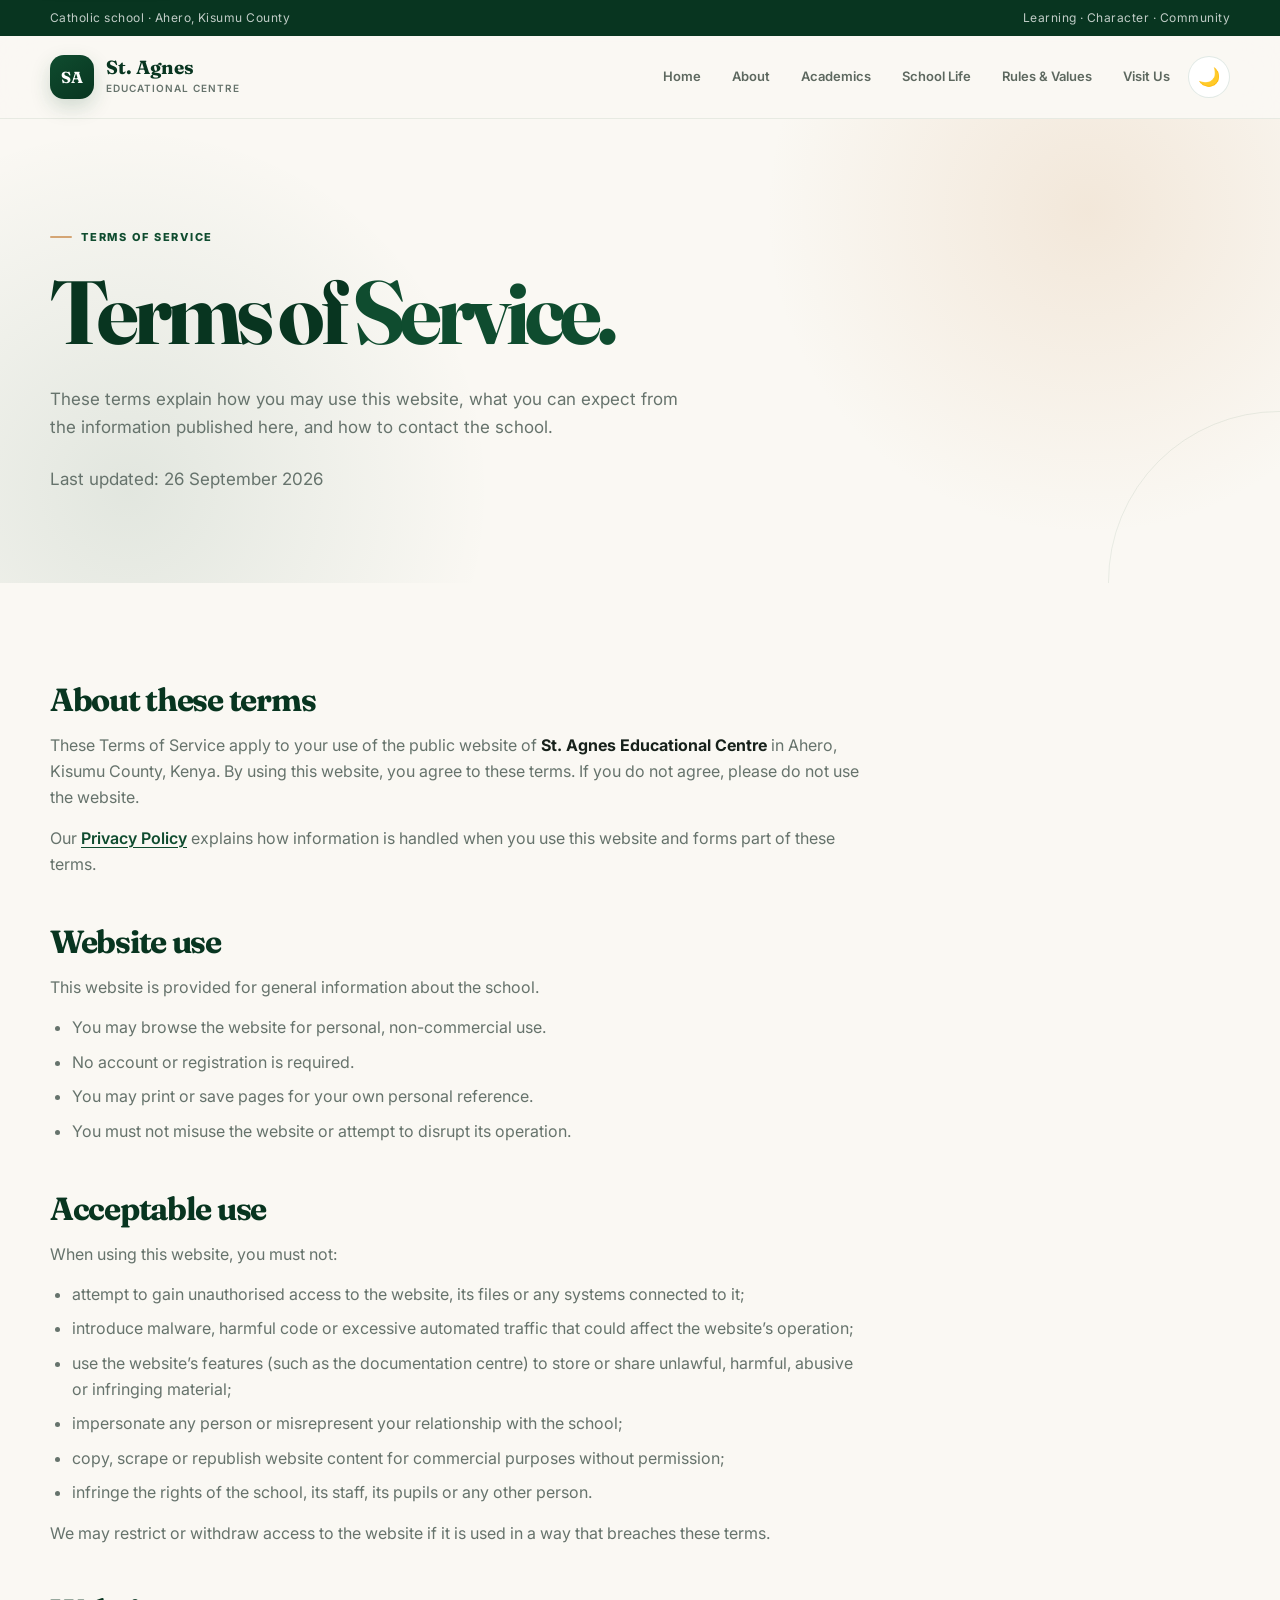
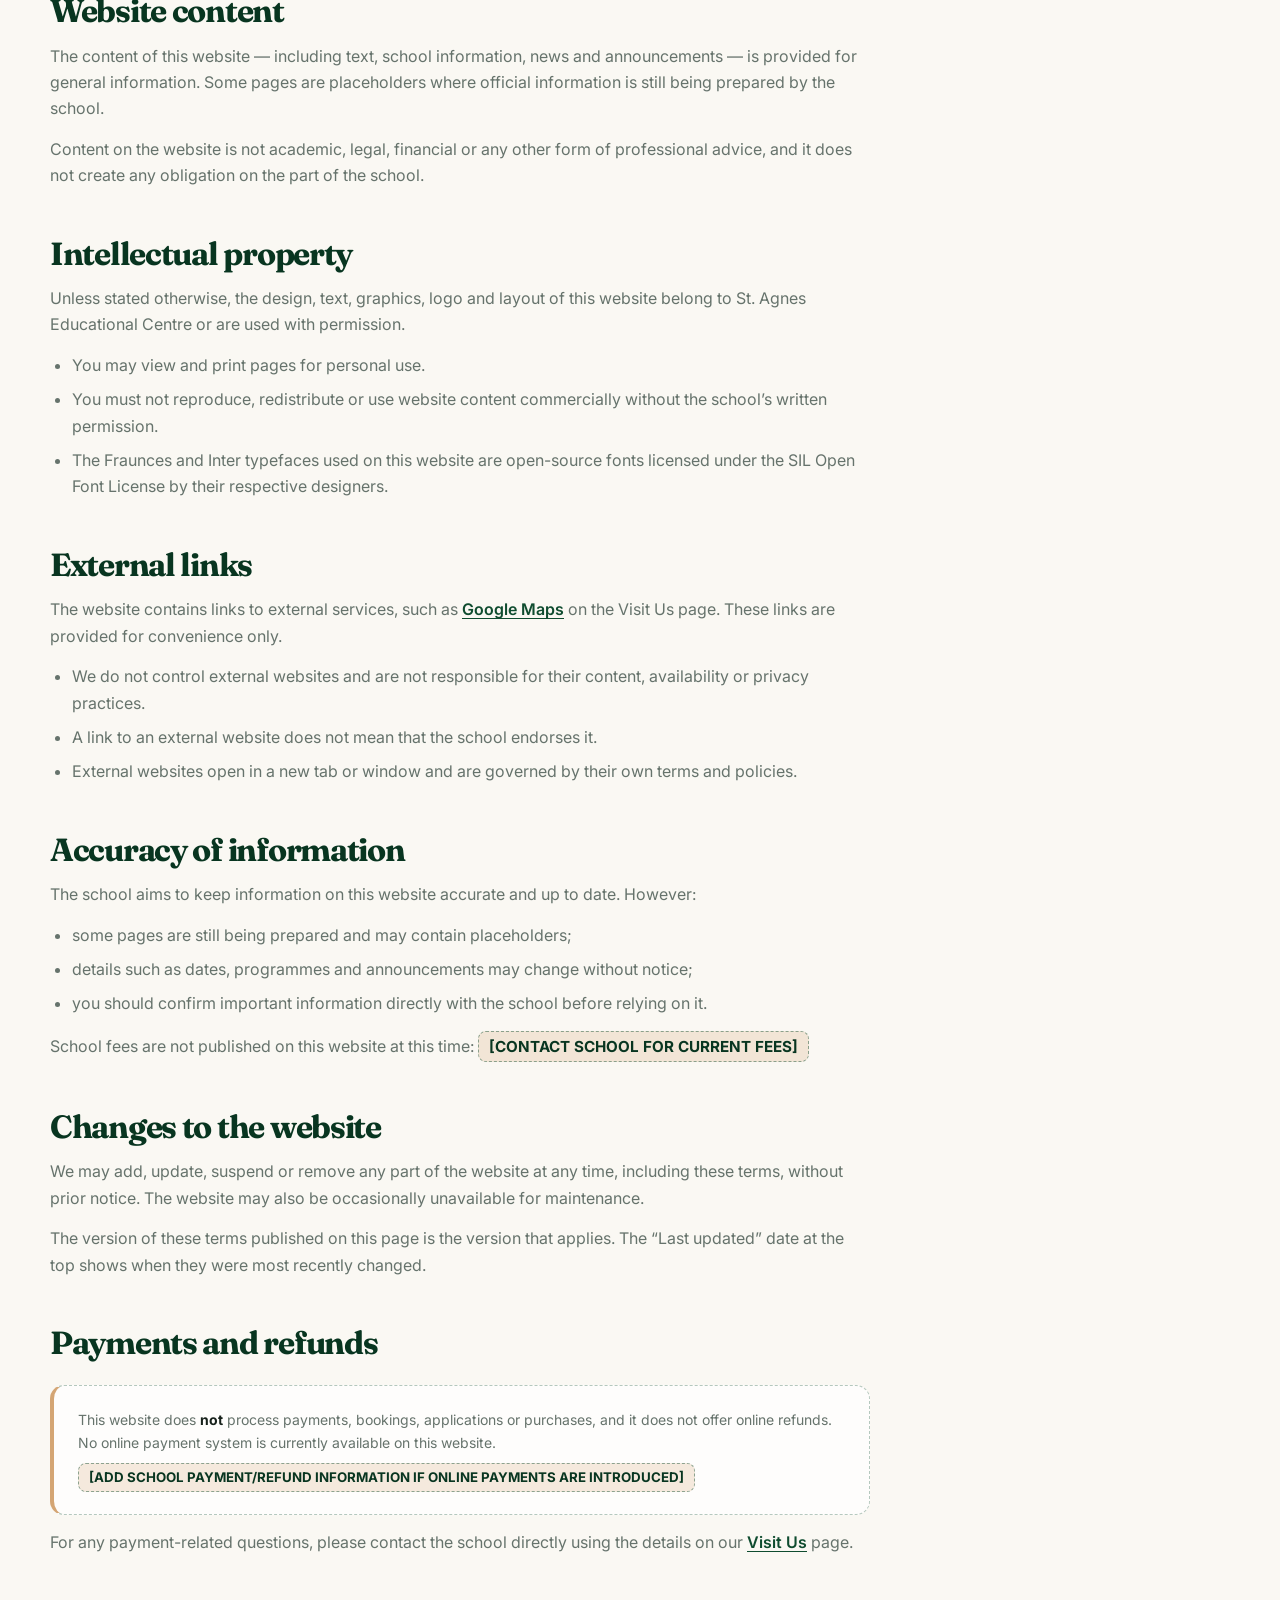
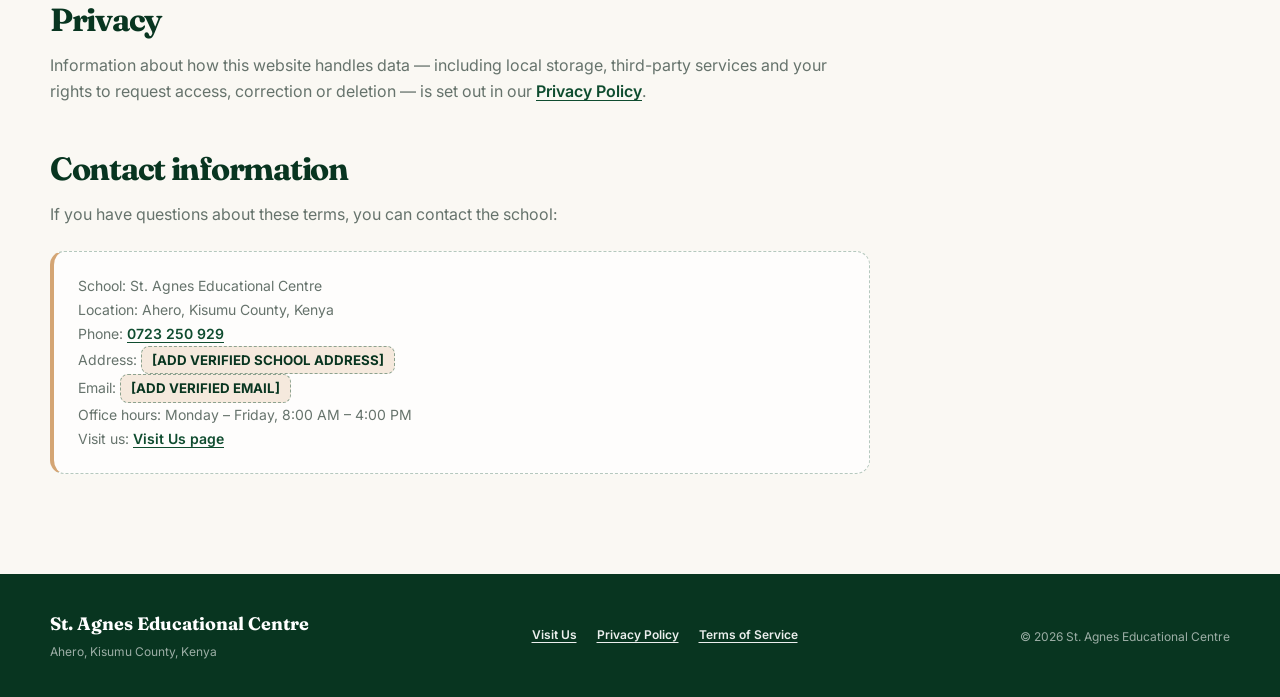
<file: terms.html>
<!DOCTYPE html>
<html lang="en">
<head>
    <meta charset="UTF-8">
    <meta name="viewport" content="width=device-width, initial-scale=1.0">
    <meta name="theme-color" content="#0f4c2f">

    <title>Terms of Service | St. Agnes Educational Centre</title>
    <meta
        name="description"
        content="Terms of Service for the St. Agnes Educational Centre website — rules for using the website and its content."
    >

      <!-- Load saved theme BEFORE the page renders -->
    <script>
        (function () {
            const theme = localStorage.getItem("st-agnes-theme");

            if (theme === "dark") {
                document.documentElement.setAttribute(
                    "data-theme",
                    "dark"
                );
            }
        })();
    </script>

    <link rel="preconnect" href="https://fonts.googleapis.com">
    <link rel="preconnect" href="https://fonts.gstatic.com" crossorigin>
    <link href="https://fonts.googleapis.com/css2?family=Fraunces:wght@500;600;700&family=Inter:wght@400;500;600;700&display=swap" rel="stylesheet">

    <link rel="stylesheet" href="style.css">
</head>

<body>

<a class="skip-link" href="#main-content">Skip to main content</a>

<div class="topbar">
    <div class="container">
        <span>Catholic school · Ahero, Kisumu County</span>
        <span>Learning · Character · Community</span>
    </div>
</div>


<header class="site-header">
    <div class="container nav-container">

        <a href="index.html" class="brand">
            <div class="brand-mark">SA</div>

            <div>
                <strong>St. Agnes</strong>
                <span>Educational Centre</span>
            </div>
        </a>

        <nav class="main-nav" id="mainNav" aria-label="Main navigation">
            <a href="index.html">Home</a>
            <a href="about.html">About</a>
            <a href="academics.html">Academics</a>
            <a href="life.html">School Life</a>
            <a href="rules.html">Rules & Values</a>
            <a href="visit.html">Visit Us</a>

<button
    type="button"
    class="theme-toggle"
    id="themeToggle"
    aria-label="Switch to dark mode"
    title="Switch to dark mode"
>
    <span id="themeIcon" aria-hidden="true">🌙</span>
</button>
        </nav><button
    type="button"
    class="mobile-menu-toggle"
    id="mobileMenuToggle"
    aria-label="Open navigation menu"
    aria-expanded="false"
    aria-controls="mainNav"
>
    <span></span>
    <span></span>
    <span></span>
</button>

    </div>
</header>


<main id="main-content">

    <section class="page-hero">
        <div class="container">

            <span class="eyebrow">TERMS OF SERVICE</span>

            <h1>
                Terms of
                <span>Service.</span>
            </h1>

            <p>
                These terms explain how you may use this website, what you
                can expect from the information published here, and how to
                contact the school.
            </p>

            <p class="legal-updated">Last updated: 26 September 2026</p>

        </div>
    </section>


    <section class="section">
        <div class="container">

            <div class="legal-content">

                <h2>About these terms</h2>

                <p>
                    These Terms of Service apply to your use of the public
                    website of <strong>St. Agnes Educational Centre</strong>
                    in Ahero, Kisumu County, Kenya. By using this website,
                    you agree to these terms. If you do not agree, please do
                    not use the website.
                </p>

                <p>
                    Our <a href="privacy.html">Privacy Policy</a> explains how
                    information is handled when you use this website and forms
                    part of these terms.
                </p>


                <h2>Website use</h2>

                <p>This website is provided for general information about the school.</p>

                <ul>
                    <li>You may browse the website for personal, non-commercial use.</li>
                    <li>No account or registration is required.</li>
                    <li>
                        You may print or save pages for your own personal
                        reference.
                    </li>
                    <li>
                        You must not misuse the website or attempt to disrupt
                        its operation.
                    </li>
                </ul>


                <h2>Acceptable use</h2>

                <p>When using this website, you must not:</p>

                <ul>
                    <li>
                        attempt to gain unauthorised access to the website,
                        its files or any systems connected to it;
                    </li>
                    <li>
                        introduce malware, harmful code or excessive automated
                        traffic that could affect the website’s operation;
                    </li>
                    <li>
                        use the website’s features (such as the documentation
                        centre) to store or share unlawful, harmful, abusive
                        or infringing material;
                    </li>
                    <li>
                        impersonate any person or misrepresent your
                        relationship with the school;
                    </li>
                    <li>
                        copy, scrape or republish website content for
                        commercial purposes without permission;
                    </li>
                    <li>
                        infringe the rights of the school, its staff, its
                        pupils or any other person.
                    </li>
                </ul>

                <p>
                    We may restrict or withdraw access to the website if it
                    is used in a way that breaches these terms.
                </p>


                <h2>Website content</h2>

                <p>
                    The content of this website — including text, school
                    information, news and announcements — is provided for
                    general information. Some pages are placeholders where
                    official information is still being prepared by the
                    school.
                </p>

                <p>
                    Content on the website is not academic, legal, financial
                    or any other form of professional advice, and it does not
                    create any obligation on the part of the school.
                </p>


                <h2>Intellectual property</h2>

                <p>
                    Unless stated otherwise, the design, text, graphics, logo
                    and layout of this website belong to St. Agnes
                    Educational Centre or are used with permission.
                </p>

                <ul>
                    <li>
                        You may view and print pages for personal use.
                    </li>
                    <li>
                        You must not reproduce, redistribute or use website
                        content commercially without the school’s written
                        permission.
                    </li>
                    <li>
                        The Fraunces and Inter typefaces used on this website
                        are open-source fonts licensed under the SIL Open Font
                        License by their respective designers.
                    </li>
                </ul>


                <h2>External links</h2>

                <p>
                    The website contains links to external services, such as
                    <a href="visit.html">Google Maps</a> on the Visit Us
                    page. These links are provided for convenience only.
                </p>

                <ul>
                    <li>
                        We do not control external websites and are not
                        responsible for their content, availability or
                        privacy practices.
                    </li>
                    <li>
                        A link to an external website does not mean that the
                        school endorses it.
                    </li>
                    <li>
                        External websites open in a new tab or window and are
                        governed by their own terms and policies.
                    </li>
                </ul>


                <h2>Accuracy of information</h2>

                <p>
                    The school aims to keep information on this website
                    accurate and up to date. However:
                </p>

                <ul>
                    <li>
                        some pages are still being prepared and may contain
                        placeholders;
                    </li>
                    <li>
                        details such as dates, programmes and announcements
                        may change without notice;
                    </li>
                    <li>
                        you should confirm important information directly
                        with the school before relying on it.
                    </li>
                </ul>

                <p>
                    School fees are not published on this website at this
                    time:
                    <span class="placeholder">[CONTACT SCHOOL FOR CURRENT FEES]</span>
                </p>


                <h2>Changes to the website</h2>

                <p>
                    We may add, update, suspend or remove any part of the
                    website at any time, including these terms, without
                    prior notice. The website may also be occasionally
                    unavailable for maintenance.
                </p>

                <p>
                    The version of these terms published on this page is the
                    version that applies. The “Last updated” date at the top
                    shows when they were most recently changed.
                </p>


                <h2>Payments and refunds</h2>

                <div class="legal-note">
                    <p>
                        This website does <strong>not</strong> process
                        payments, bookings, applications or purchases, and it
                        does not offer online refunds. No online payment
                        system is currently available on this website.
                    </p>
                    <p>
                        <span class="placeholder">[ADD SCHOOL PAYMENT/REFUND INFORMATION IF ONLINE PAYMENTS ARE INTRODUCED]</span>
                    </p>
                </div>

                <p>
                    For any payment-related questions, please contact the
                    school directly using the details on our
                    <a href="visit.html">Visit Us</a> page.
                </p>


                <h2>Privacy</h2>

                <p>
                    Information about how this website handles data —
                    including local storage, third-party services and your
                    rights to request access, correction or deletion — is set
                    out in our <a href="privacy.html">Privacy Policy</a>.
                </p>


                <h2>Contact information</h2>

                <p>
                    If you have questions about these terms, you can contact
                    the school:
                </p>

                <div class="legal-note">
                    <p>
                        School: St. Agnes Educational Centre<br>
                        Location: Ahero, Kisumu County, Kenya<br>
                        Phone: <a href="tel:+254723250929">0723 250 929</a><br>
                        Address: <span class="placeholder">[ADD VERIFIED SCHOOL ADDRESS]</span><br>
                        Email: <span class="placeholder">[ADD VERIFIED EMAIL]</span><br>
                        Office hours: Monday – Friday, 8:00 AM – 4:00 PM<br>
                        Visit us: <a href="visit.html">Visit Us page</a>
                    </p>
                </div>

            </div>

        </div>
    </section>

</main>


<footer class="site-footer">

    <div class="container">

        <div>
            <strong>St. Agnes Educational Centre</strong>
            <p>Ahero, Kisumu County, Kenya</p>
        </div>

        <nav class="footer-nav" aria-label="Footer navigation">
            <a href="visit.html">Visit Us</a>
            <a href="privacy.html">Privacy Policy</a>
            <a href="terms.html" aria-current="page">Terms of Service</a>
        </nav>

        <p>© 2026 St. Agnes Educational Centre</p>

    </div>

</footer>


<script src="script.js"></script>

</body>
</html>
</file>
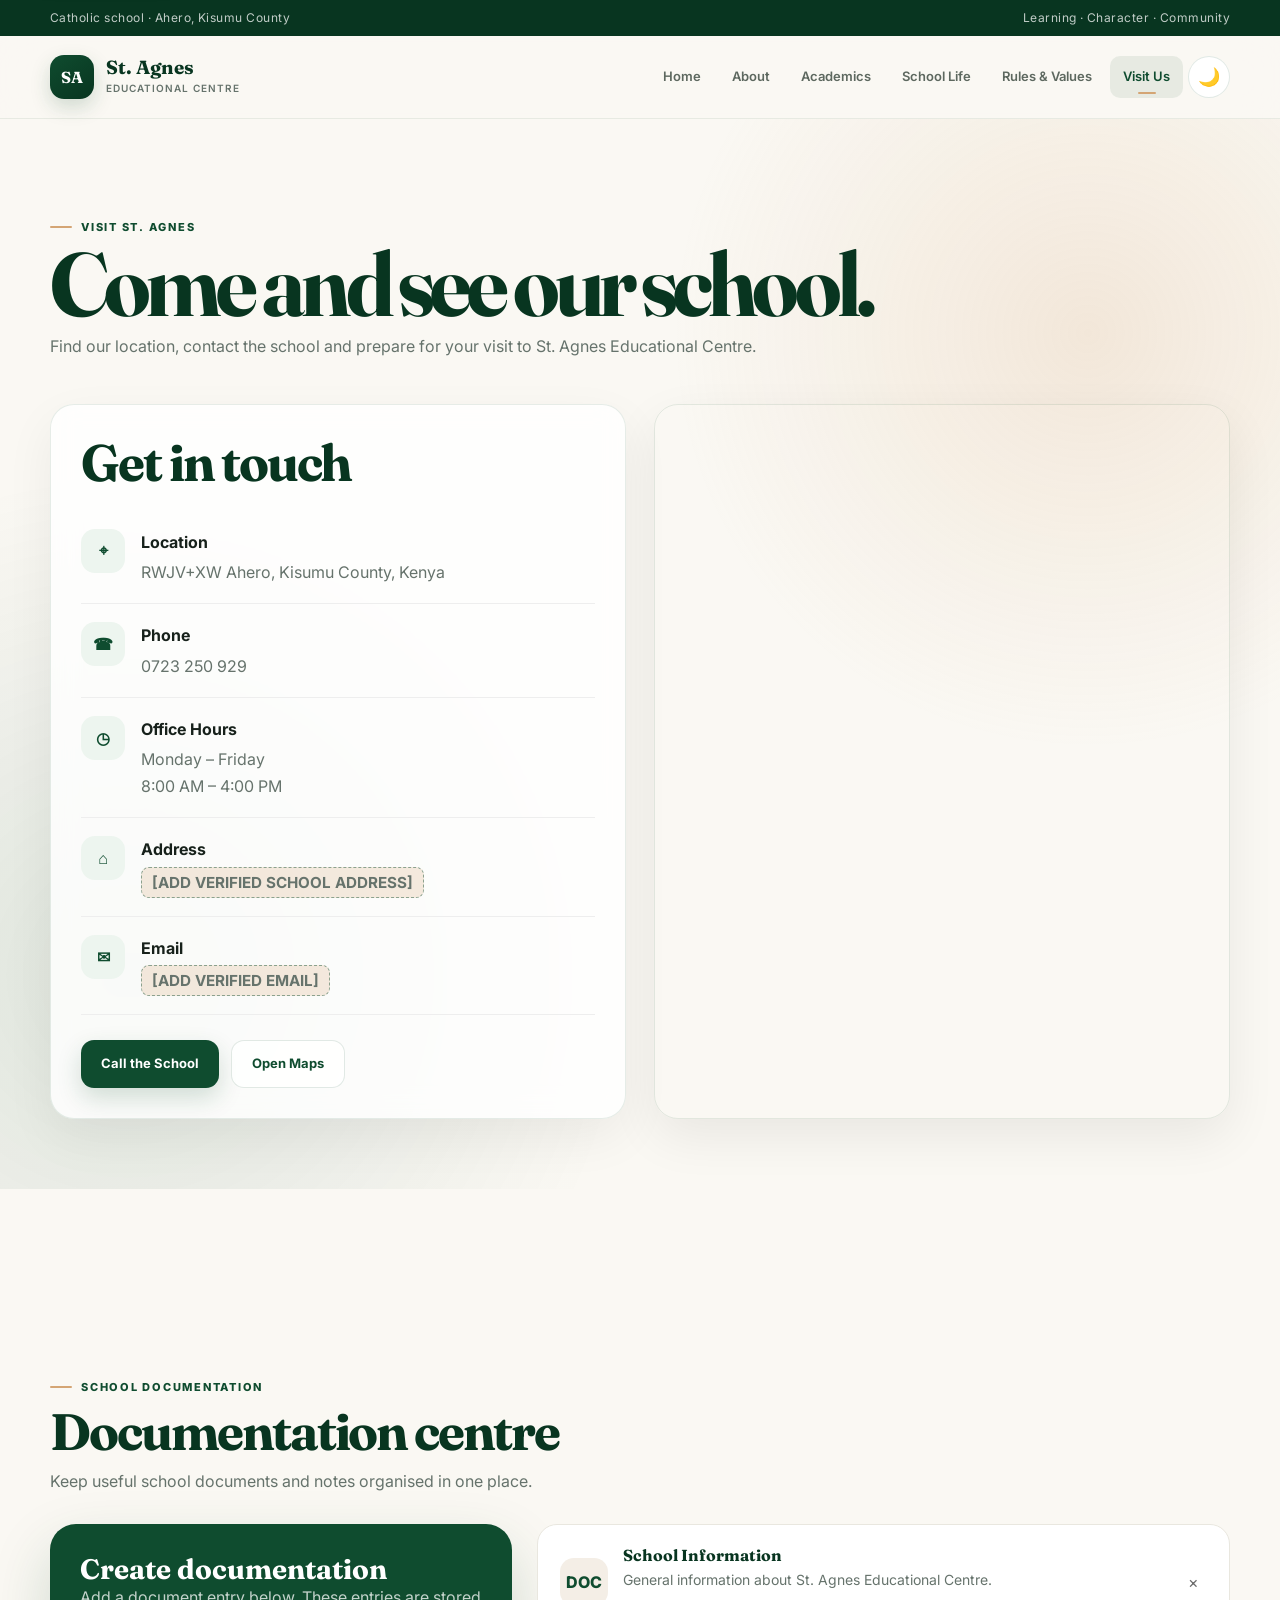
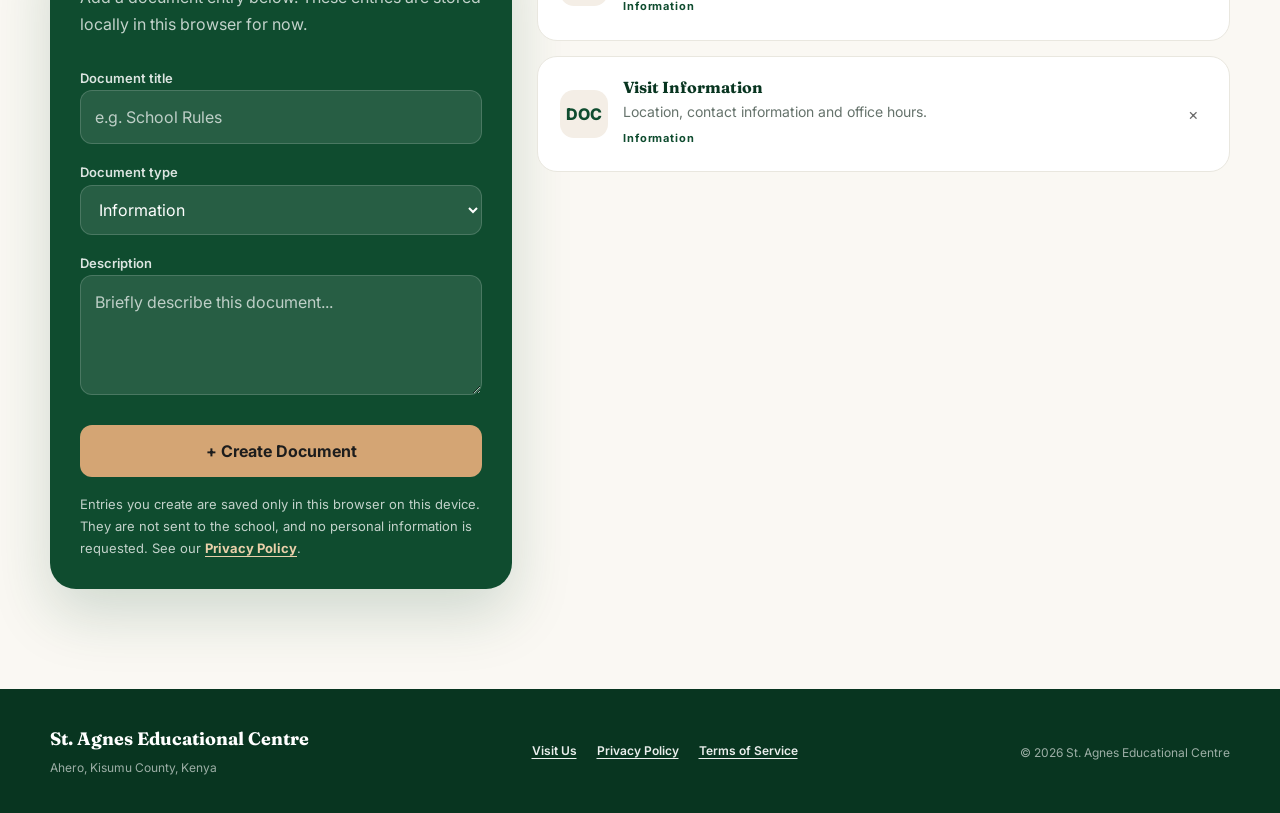
<file: visit.html>
<!DOCTYPE html>
<html lang="en">
<head>
    <meta charset="UTF-8">
    <meta name="viewport" content="width=device-width, initial-scale=1.0">

    <title>Visit Us | St. Agnes Educational Centre</title>
    <meta
        name="description"
        content="Location, contact details and visiting information for St. Agnes Educational Centre in Ahero, Kisumu County, Kenya."
    >

      <!-- Load saved theme BEFORE the page renders -->
    <script>
        (function () {
            const theme = localStorage.getItem("st-agnes-theme");

            if (theme === "dark") {
                document.documentElement.setAttribute(
                    "data-theme",
                    "dark"
                );
            }
        })();
    </script>

    <link rel="preconnect" href="https://fonts.googleapis.com">
    <link rel="preconnect" href="https://fonts.gstatic.com" crossorigin>

    <link href="https://fonts.googleapis.com/css2?family=Fraunces:wght@500;600;700&family=Inter:wght@400;500;600;700&display=swap" rel="stylesheet">

    <link rel="stylesheet" href="style.css">

    <style>

        .visit-hero {
            padding: 90px 0 70px;
            background:
                radial-gradient(circle at 85% 20%, rgba(212,165,116,.20), transparent 30%),
                radial-gradient(circle at 10% 80%, rgba(15,76,47,.12), transparent 35%),
                var(--cream);
        }

        .visit-grid {
            display: grid;
            grid-template-columns: 1fr 1fr;
            gap: 28px;
            margin-top: 45px;
        }

        .visit-card {
            background: rgba(255,255,255,.82);
            border: 1px solid rgba(15,76,47,.10);
            border-radius: 24px;
            padding: 30px;
            box-shadow: 0 18px 50px rgba(0,0,0,.06);
            backdrop-filter: blur(14px);
            transition: transform .3s ease, box-shadow .3s ease;
        }

        .visit-card:hover {
            transform: translateY(-5px);
            box-shadow: 0 25px 60px rgba(0,0,0,.10);
        }

        .visit-card h2 {
            margin: 0 0 20px;
        }

        .contact-row {
            display: flex;
            gap: 16px;
            align-items: flex-start;
            padding: 18px 0;
            border-bottom: 1px solid #eee;
        }

        .contact-row:last-child {
            border-bottom: 0;
        }

        .contact-icon {
            width: 44px;
            height: 44px;
            border-radius: 14px;
            background: #edf5ef;
            color: var(--green);
            display: grid;
            place-items: center;
            font-weight: 700;
            flex-shrink: 0;
        }

        .contact-row strong {
            display: block;
            margin-bottom: 4px;
        }

        .contact-row span,
        .contact-row a {
            color: var(--text-secondary);
            text-decoration: none;
        }

        .map-wrapper {
            min-height: 100%;
            overflow: hidden;
            border-radius: 24px;
            border: 1px solid rgba(15,76,47,.10);
            box-shadow: 0 18px 50px rgba(0,0,0,.07);
        }

        .map-wrapper iframe {
            width: 100%;
            height: 100%;
            min-height: 430px;
            border: 0;
        }

        .visit-actions {
            display: flex;
            gap: 12px;
            flex-wrap: wrap;
            margin-top: 25px;
        }

        .documentation-section {
            margin-top: 80px;
        }

        .documentation-header {
            display: flex;
            justify-content: space-between;
            align-items: end;
            gap: 30px;
            margin-bottom: 30px;
        }

        .documentation-header h2 {
            margin: 8px 0;
        }

        .documentation-header p {
            margin: 0;
            color: var(--text-secondary);
        }

        .docs-layout {
            display: grid;
            grid-template-columns: .8fr 1.2fr;
            gap: 25px;
            align-items: start;
        }

        .doc-creator {
            background: var(--green);
            color: white;
            border-radius: 26px;
            padding: 30px;
            box-shadow: 0 25px 60px rgba(15,76,47,.18);
        }

        .doc-creator h3 {
            margin-top: 0;
            font-family: "Fraunces", serif;
            font-size: 28px;
            color: #fff;
        }

        .doc-creator p {
            color: rgba(255,255,255,.75);
            line-height: 1.7;
        }

        .doc-form {
            display: grid;
            gap: 14px;
            margin-top: 25px;
        }

        .doc-form label {
            font-size: 13px;
            font-weight: 600;
            color: rgba(255,255,255,.85);
        }

        .doc-form input,
        .doc-form textarea,
        .doc-form select {
            width: 100%;
            box-sizing: border-box;
            border: 0;
            border-radius: 12px;
            padding: 13px 14px;
            font: inherit;
            background: rgba(255,255,255,.10);
            color: white;
            border: 1px solid rgba(255,255,255,.16);
        }

        .doc-form input:focus-visible,
        .doc-form textarea:focus-visible,
        .doc-form select:focus-visible {
            outline: 3px solid var(--gold);
            outline-offset: 2px;
        }

        .doc-form textarea {
            min-height: 120px;
            resize: vertical;
        }

        .doc-form input::placeholder,
        .doc-form textarea::placeholder {
            color: rgba(255,255,255,.70);
        }

        .doc-form select option {
            color: #111;
        }

        .doc-submit {
            margin-top: 8px;
            border: 0;
            border-radius: 12px;
            padding: 13px 18px;
            background: var(--gold);
            color: #1d1d1d;
            font-weight: 700;
            cursor: pointer;
            transition: transform .2s ease;
        }

        .doc-submit:hover {
            transform: translateY(-2px);
        }

        .documents-list {
            display: grid;
            gap: 15px;
        }

        .document-card {
            background: white;
            border: 1px solid #e9e7df;
            border-radius: 20px;
            padding: 22px;
            display: flex;
            justify-content: space-between;
            gap: 20px;
            align-items: center;
            transition: transform .25s ease, box-shadow .25s ease;
        }

        .document-card:hover {
            transform: translateY(-3px);
            box-shadow: 0 15px 35px rgba(0,0,0,.07);
        }

        .document-meta {
            display: flex;
            gap: 15px;
            align-items: center;
        }

        .document-icon {
            width: 48px;
            height: 48px;
            border-radius: 14px;
            background: #f4eee6;
            color: var(--green);
            display: grid;
            place-items: center;
            font-weight: 800;
        }

        .document-card h4 {
            margin: 0 0 5px;
        }

        .document-card p {
            margin: 0;
            color: var(--text-secondary);
            font-size: 14px;
            line-height: 1.5;
        }

        .document-tag {
            display: inline-block;
            margin-top: 7px;
            font-size: 11px;
            font-weight: 700;
            letter-spacing: .08em;
            color: var(--green);
        }

        .document-delete {
            border: 0;
            background: transparent;
            color: #6b6b6b;
            cursor: pointer;
            padding: 8px;
        }

        .document-delete:focus-visible {
            outline: 3px solid var(--green);
            outline-offset: 2px;
            border-radius: 8px;
        }

        .document-delete:hover {
            color: #b33;
        }

        /* Dark mode adjustments for this page */
        [data-theme="dark"] .visit-hero {
            background: #0b1711;
        }

        [data-theme="dark"] .visit-hero h1 {
            color: #f4f7f4;
        }

        [data-theme="dark"] .visit-hero p {
            color: var(--muted);
        }

        [data-theme="dark"] .visit-card {
            background: rgba(16, 29, 21, .86);
            border-color: rgba(255, 255, 255, .10);
        }

        [data-theme="dark"] .visit-card h2 {
            color: #f4f7f4;
        }

        [data-theme="dark"] .contact-row {
            border-bottom-color: rgba(255, 255, 255, .10);
        }

        [data-theme="dark"] .contact-icon {
            background: #16271e;
            color: var(--gold);
        }

        [data-theme="dark"] .map-wrapper {
            border-color: rgba(255, 255, 255, .10);
        }

        [data-theme="dark"] .documentation-header h2 {
            color: #f4f7f4;
        }

        [data-theme="dark"] .document-card {
            background: var(--surface);
            border-color: var(--border);
        }

        [data-theme="dark"] .document-card h4 {
            color: #f4f7f4;
        }

        [data-theme="dark"] .document-icon {
            background: #16271e;
            color: var(--gold);
        }

        [data-theme="dark"] .document-tag {
            color: var(--gold);
        }

        [data-theme="dark"] .document-delete {
            color: var(--muted);
        }

        [data-theme="dark"] .document-delete:focus-visible {
            outline-color: var(--gold);
        }

        [data-theme="dark"] .document-delete:hover {
            color: #e08585;
        }

        @media (max-width: 850px) {

            .visit-grid,
            .docs-layout {
                grid-template-columns: 1fr;
            }

            .documentation-header {
                display: block;
            }

            .map-wrapper iframe {
                min-height: 350px;
            }

        }

        @media (max-width: 600px) {

            .visit-card,
            .doc-creator {
                padding: 22px;
            }

            .document-card {
                align-items: flex-start;
            }

        }

    </style>
</head>


<body>

<a class="skip-link" href="#main-content">Skip to main content</a>

<div class="topbar">
    <div class="container">
        <span>Catholic school · Ahero, Kisumu County</span>
        <span>Learning · Character · Community</span>
    </div>
</div>


<header class="site-header">

    <div class="container nav-container">

        <a href="index.html" class="brand">
            <div class="brand-mark">SA</div>

            <div>
                <strong>St. Agnes</strong>
                <span>Educational Centre</span>
            </div>
        </a>

        <nav class="main-nav" id="mainNav" aria-label="Main navigation">
            <a href="index.html">Home</a>
            <a href="about.html">About</a>
            <a href="academics.html">Academics</a>
            <a href="life.html">School Life</a>
            <a href="rules.html">Rules & Values</a>
            <a href="visit.html" class="active" aria-current="page">Visit Us</a>

<button
    type="button"
    class="theme-toggle"
    id="themeToggle"
    aria-label="Switch to dark mode"
    title="Switch to dark mode"
>
    <span id="themeIcon" aria-hidden="true">🌙</span>
</button>
        </nav><button
    type="button"
    class="mobile-menu-toggle"
    id="mobileMenuToggle"
    aria-label="Open navigation menu"
    aria-expanded="false"
    aria-controls="mainNav"
>
    <span></span>
    <span></span>
    <span></span>
</button>

    </div>

</header>


<main id="main-content">

    <section class="visit-hero">

        <div class="container">

            <span class="eyebrow">VISIT ST. AGNES</span>

            <h1>
                Come and see
                <span>our school.</span>
            </h1>

            <p>
                Find our location, contact the school and prepare
                for your visit to St. Agnes Educational Centre.
            </p>


            <div class="visit-grid">

                <div class="visit-card">

                    <h2>Get in touch</h2>

                    <div class="contact-row">

                        <div class="contact-icon">⌖</div>

                        <div>
                            <strong>Location</strong>
                            <span>
                                RWJV+XW Ahero, Kisumu County, Kenya
                            </span>
                        </div>

                    </div>


                    <div class="contact-row">

                        <div class="contact-icon">☎</div>

                        <div>
                            <strong>Phone</strong>

                            <a href="tel:+254723250929">
                                0723 250 929
                            </a>
                        </div>

                    </div>


                    <div class="contact-row">

                        <div class="contact-icon">◷</div>

                        <div>
                            <strong>Office Hours</strong>

                            <span>
                                Monday – Friday<br>
                                8:00 AM – 4:00 PM
                            </span>
                        </div>

                    </div>


                    <div class="contact-row">

                        <div class="contact-icon" aria-hidden="true">⌂</div>

                        <div>
                            <strong>Address</strong>

                            <span class="placeholder">
                                [ADD VERIFIED SCHOOL ADDRESS]
                            </span>
                        </div>

                    </div>


                    <div class="contact-row">

                        <div class="contact-icon" aria-hidden="true">✉</div>

                        <div>
                            <strong>Email</strong>

                            <span class="placeholder">
                                [ADD VERIFIED EMAIL]
                            </span>
                        </div>

                    </div>


                    <div class="visit-actions">

                        <a
                            class="btn btn-primary"
                            href="tel:+254723250929"
                        >
                            Call the School
                        </a>

                        <a
                            class="btn btn-secondary"
                            href="https://maps.app.goo.gl/nG6LaiTneLZjVS7x7"
                            target="_blank"
                            rel="noopener noreferrer"
                        >
                            Open Maps
                        </a>

                    </div>

                </div>


                <div class="map-wrapper">

                    <iframe
                        src="https://www.google.com/maps?q=St.+Agnes+Educational+Centre,+Ahero&output=embed"
                        loading="lazy"
                        title="Map showing St. Agnes Educational Centre"
                    ></iframe>

                </div>

            </div>

        </div>

    </section>


    <!-- DOCUMENTATION -->

    <section class="section documentation-section">

        <div class="container">

            <div class="documentation-header">

                <div>

                    <span class="eyebrow">SCHOOL DOCUMENTATION</span>

                    <h2>Documentation centre</h2>

                    <p>
                        Keep useful school documents and notes organised
                        in one place.
                    </p>

                </div>

            </div>


            <div class="docs-layout">

                <!-- CREATOR -->

                <div class="doc-creator">

                    <h3>Create documentation</h3>

                    <p>
                        Add a document entry below. These entries are stored
                        locally in this browser for now.
                    </p>


                    <form class="doc-form" id="documentForm">

                        <div>
                            <label for="docTitle">Document title</label>

                            <input
                                id="docTitle"
                                type="text"
                                placeholder="e.g. School Rules"
                                required
                            >
                        </div>


                        <div>
                            <label for="docType">Document type</label>

                            <select id="docType">

                                <option value="Information">
                                    Information
                                </option>

                                <option value="Rules">
                                    Rules
                                </option>

                                <option value="Academics">
                                    Academics
                                </option>

                                <option value="Admissions">
                                    Admissions
                                </option>

                                <option value="Events">
                                    Events
                                </option>

                                <option value="Other">
                                    Other
                                </option>

                            </select>

                        </div>


                        <div>

                            <label for="docDescription">
                                Description
                            </label>

                            <textarea
                                id="docDescription"
                                placeholder="Briefly describe this document..."
                                required
                            ></textarea>

                        </div>


                        <button
                            class="doc-submit"
                            type="submit"
                        >
                            + Create Document
                        </button>

                    </form>

                    <p class="form-note">
                        Entries you create are saved only in this browser on
                        this device. They are not sent to the school, and no
                        personal information is requested.
                        See our <a href="privacy.html">Privacy Policy</a>.
                    </p>

                </div>


                <!-- DOCUMENTS -->

                <div>

                    <div
                        class="documents-list"
                        id="documentsList"
                    ></div>

                </div>

            </div>

        </div>

    </section>

</main>


<footer class="site-footer">

    <div class="container">

        <div>
            <strong>St. Agnes Educational Centre</strong>
            <p>Ahero, Kisumu County, Kenya</p>
        </div>

        <nav class="footer-nav" aria-label="Footer navigation">
            <a href="visit.html">Visit Us</a>
            <a href="privacy.html">Privacy Policy</a>
            <a href="terms.html">Terms of Service</a>
        </nav>

        <p>© 2026 St. Agnes Educational Centre</p>

    </div>

</footer>


<script src="script.js"></script>


<script>

const form = document.getElementById("documentForm");
const list = document.getElementById("documentsList");

const defaultDocuments = [
    {
        title: "School Information",
        type: "Information",
        description: "General information about St. Agnes Educational Centre."
    },
    {
        title: "Visit Information",
        type: "Information",
        description: "Location, contact information and office hours."
    }
];


function getDocuments() {

    const saved = localStorage.getItem("stAgnesDocuments");

    if (saved) {
        return JSON.parse(saved);
    }

    localStorage.setItem(
        "stAgnesDocuments",
        JSON.stringify(defaultDocuments)
    );

    return defaultDocuments;
}


function saveDocuments(documents) {

    localStorage.setItem(
        "stAgnesDocuments",
        JSON.stringify(documents)
    );

}


function renderDocuments() {

    const documents = getDocuments();

    list.innerHTML = "";

    documents.forEach((entry, index) => {

        const card = document.createElement("article");

        card.className = "document-card";

        card.innerHTML = `
            <div class="document-meta">

                <div class="document-icon">
                    DOC
                </div>

                <div>

                    <h4>${escapeHTML(entry.title)}</h4>

                    <p>
                        ${escapeHTML(entry.description)}
                    </p>

                    <span class="document-tag">
                        ${escapeHTML(entry.type)}
                    </span>

                </div>

            </div>

            <button
                class="document-delete"
                onclick="deleteDocument(${index})"
                title="Delete document"
                aria-label="Delete document: ${escapeHTML(entry.title)}"
            >
                ×
            </button>
        `;

        list.appendChild(card);

    });

}


function deleteDocument(index) {

    const documents = getDocuments();

    documents.splice(index, 1);

    saveDocuments(documents);

    renderDocuments();

}


function escapeHTML(value) {

    return value
        .replaceAll("&", "&amp;")
        .replaceAll("<", "&lt;")
        .replaceAll(">", "&gt;")
        .replaceAll('"', "&quot;")
        .replaceAll("'", "&#039;");

}


form.addEventListener("submit", function(event) {

    event.preventDefault();

    const title =
        document.getElementById("docTitle").value.trim();

    const type =
        document.getElementById("docType").value;

    const description =
        document.getElementById("docDescription").value.trim();


    if (!title || !description) {
        return;
    }


    const documents = getDocuments();


    documents.push({
        title,
        type,
        description
    });


    saveDocuments(documents);

    form.reset();

    renderDocuments();

});


renderDocuments();

</script>

</body>
</html>
</file>
<file: style.css>
﻿/* =========================================================
   ST. AGNES EDUCATIONAL CENTRE
   Global Design System
   ========================================================= */

:root {
    --green: #0f4c2f;
    --green-dark: #083520;
    --green-light: #1c6845;

    --gold: #d4a574;
    --gold-light: #ead0aa;

    --cream: #faf8f3;
    --cream-dark: #f1eee6;

    --white: #ffffff;
    --ink: #17211b;
    --muted: #66716a;

    --border: rgba(15, 76, 47, 0.10);

    --shadow-sm: 0 8px 25px rgba(18, 39, 27, 0.06);
    --shadow-md: 0 18px 45px rgba(18, 39, 27, 0.09);
    --shadow-lg: 0 30px 80px rgba(18, 39, 27, 0.13);

    --radius-sm: 12px;
    --radius-md: 20px;
    --radius-lg: 30px;

    --container: 1180px;

    --transition: 260ms cubic-bezier(.2,.8,.2,1);
}


/* =========================================================
   RESET
   ========================================================= */

* {
    margin: 0;
    padding: 0;
    box-sizing: border-box;
}

html {
    scroll-behavior: smooth;
}

body {
    min-height: 100vh;

    background: var(--cream);
    color: var(--ink);

    font-family: "Inter", sans-serif;
    font-size: 16px;
    line-height: 1.65;

    -webkit-font-smoothing: antialiased;
}

img {
    display: block;
    max-width: 100%;
}

a {
    color: inherit;
}

button,
input,
textarea,
select {
    font: inherit;
}


/* =========================================================
   TYPOGRAPHY
   ========================================================= */

h1,
h2,
h3,
h4 {
    font-family: "Fraunces", serif;
    color: var(--green-dark);
    line-height: 1.08;
}

h1 {
    font-size: clamp(3rem, 7vw, 6.5rem);
    letter-spacing: -0.055em;
}

h2 {
    font-size: clamp(2rem, 4vw, 3.6rem);
    letter-spacing: -0.04em;
}

h3 {
    font-size: 1.5rem;
}

p {
    color: var(--muted);
}


/* =========================================================
   GLOBAL CONTAINER
   ========================================================= */

.container {
    width: min(
        calc(100% - 40px),
        var(--container)
    );

    margin-inline: auto;
}


/* =========================================================
   TOP BAR
   ========================================================= */

.topbar {
    position: relative;
    z-index: 20;

    background: var(--green-dark);
    color: rgba(255,255,255,.75);

    font-size: 12px;
    letter-spacing: .04em;
}

.topbar .container {
    min-height: 36px;

    display: flex;
    align-items: center;
    justify-content: space-between;

    gap: 20px;
}


/* =========================================================
   HEADER
   ========================================================= */

.site-header {
    position: sticky;
    top: 0;
    z-index: 100;

    background: rgba(250,248,243,.88);
    border-bottom: 1px solid rgba(15,76,47,.08);

    backdrop-filter: blur(20px);
    -webkit-backdrop-filter: blur(20px);
}

.nav-container {
    min-height: 82px;

    display: flex;
    align-items: center;
    justify-content: space-between;

    gap: 35px;
}


/* =========================================================
   BRAND
   ========================================================= */

.brand {
    display: inline-flex;
    align-items: center;

    gap: 12px;

    text-decoration: none;

    flex-shrink: 0;
}

.brand-mark {
    width: 44px;
    height: 44px;

    display: grid;
    place-items: center;

    border-radius: 14px;

    background:
        linear-gradient(
            145deg,
            var(--green),
            var(--green-dark)
        );

    color: white;

    font-family: "Fraunces", serif;
    font-weight: 700;
    font-size: 16px;

    box-shadow:
        0 8px 20px rgba(15,76,47,.18);
}

.brand strong {
    display: block;

    color: var(--green-dark);

    font-family: "Fraunces", serif;
    font-size: 19px;

    line-height: 1;
}

.brand span {
    display: block;

    margin-top: 3px;

    color: var(--muted);

    font-size: 10px;
    font-weight: 600;

    letter-spacing: .10em;
    text-transform: uppercase;
}


/* =========================================================
   NAVIGATION
   ========================================================= */

.main-nav {
    display: flex;
    align-items: center;
    justify-content: flex-end;

    gap: 5px;
}

.main-nav a {
    position: relative;

    padding: 10px 13px;

    color: #5d685f;

    text-decoration: none;

    font-size: 13px;
    font-weight: 600;

    border-radius: 10px;

    transition:
        color var(--transition),
        background var(--transition),
        transform var(--transition);
}

.main-nav a:hover {
    color: var(--green);
    background: rgba(15,76,47,.06);

    transform: translateY(-1px);
}

.main-nav a.active {
    color: var(--green);
    background: rgba(15,76,47,.08);
}

.main-nav a.active::after {
    content: "";

    position: absolute;

    left: 50%;
    bottom: 4px;

    width: 18px;
    height: 2px;

    transform: translateX(-50%);

    background: var(--gold);

    border-radius: 999px;
}


/* =========================================================
   BUTTONS
   ========================================================= */

.btn {
    display: inline-flex;
    align-items: center;
    justify-content: center;

    min-height: 48px;

    padding: 0 20px;

    border-radius: 13px;

    text-decoration: none;

    font-size: 13px;
    font-weight: 700;

    transition:
        transform var(--transition),
        box-shadow var(--transition),
        background var(--transition);
}

.btn:hover {
    transform: translateY(-2px);
}

.btn-primary {
    background: var(--green);
    color: white;

    box-shadow:
        0 10px 25px rgba(15,76,47,.18);
}

.btn-primary:hover {
    background: var(--green-dark);

    box-shadow:
        0 15px 32px rgba(15,76,47,.24);
}

.btn-secondary {
    background: rgba(255,255,255,.8);
    color: var(--green);

    border: 1px solid var(--border);
}

.btn-secondary:hover {
    background: white;

    box-shadow: var(--shadow-sm);
}


/* =========================================================
   EYEBROW
   ========================================================= */

.eyebrow {
    display: inline-flex;
    align-items: center;
    gap: 9px;

    color: var(--green);

    font-size: 11px;
    font-weight: 800;

    letter-spacing: .16em;
    text-transform: uppercase;
}

.eyebrow::before {
    content: "";

    width: 22px;
    height: 2px;

    background: var(--gold);

    border-radius: 999px;
}


/* =========================================================
   HOME / HERO
   ========================================================= */

.hero {
    position: relative;

    padding: 90px 0 100px;

    overflow: hidden;

    background:
        radial-gradient(
            circle at 90% 15%,
            rgba(212,165,116,.22),
            transparent 28%
        ),
        radial-gradient(
            circle at 5% 80%,
            rgba(15,76,47,.10),
            transparent 30%
        ),
        var(--cream);
}

.hero::before {
    content: "";

    position: absolute;

    width: 500px;
    height: 500px;

    right: -250px;
    top: -250px;

    border: 1px solid rgba(15,76,47,.07);

    border-radius: 50%;
}

.hero-content {
    position: relative;
    z-index: 2;

    max-width: 850px;
}

.hero h1 {
    margin-top: 18px;
}

.hero h1 span,
.page-hero h1 span {
    color: var(--green);
}

.hero p {
    max-width: 620px;

    margin-top: 25px;

    font-size: 17px;
}

.hero-actions {
    display: flex;
    flex-wrap: wrap;

    gap: 12px;

    margin-top: 32px;
}


/* =========================================================
   HERO IMAGE
   ========================================================= */

.hero-image {
    position: relative;

    min-height: 440px;

    margin-top: 65px;

    overflow: hidden;

    border-radius: var(--radius-lg);

    background:
        linear-gradient(
            135deg,
            #dfe8df,
            #edf0e9
        );

    box-shadow: var(--shadow-lg);
}

.hero-image img {
    width: 100%;
    height: 100%;

    min-height: 440px;

    object-fit: cover;
}

.hero-placeholder {
    position: absolute;
    inset: 0;

    display: grid;
    place-items: center;

    color: var(--green);

    font-family: "Fraunces", serif;
    font-size: 22px;

    background:
        linear-gradient(
            135deg,
            rgba(15,76,47,.07),
            rgba(212,165,116,.14)
        );
}

.hero-image:not(.image-missing) .hero-placeholder {
    display: none;
}


/* =========================================================
   HERO CARD
   ========================================================= */

.hero-card {
    position: relative;
    z-index: 4;

    width: min(
        calc(100% - 50px),
        780px
    );

    margin: -80px auto 0;

    padding: 30px;

    background: rgba(255,255,255,.92);

    border: 1px solid rgba(255,255,255,.9);

    border-radius: 24px;

    box-shadow: var(--shadow-lg);

    backdrop-filter: blur(20px);
}

.hero-card h2 {
    font-size: 27px;
}

.hero-card p {
    margin-top: 10px;
}


/* =========================================================
   LEARN MORE MENU
   ========================================================= */

.learn-more-menu {
    max-height: 0;

    overflow: hidden;

    opacity: 0;
    transform: translateY(-8px);

    /* Keep closed menu links out of the keyboard tab order */
    visibility: hidden;

    transition:
        max-height 500ms cubic-bezier(.2,.8,.2,1),
        opacity 300ms ease,
        transform 400ms ease,
        visibility 0s linear 500ms;
}

.learn-more-menu.open {
    max-height: 700px;

    opacity: 1;

    transform: translateY(0);

    visibility: visible;

    margin-top: 22px;

    transition-delay: 0s, 0s, 0s, 0s;
}

.learn-more-menu p {
    margin-bottom: 14px;
}

.learn-more-links {
    display: grid;

    grid-template-columns:
        repeat(5, minmax(0, 1fr));

    gap: 10px;
}

.learn-more-links a {
    padding: 16px;

    background: var(--cream);

    border: 1px solid var(--border);

    border-radius: 15px;

    color: var(--green);

    text-decoration: none;

    font-size: 12px;
    font-weight: 700;

    transition:
        transform var(--transition),
        background var(--transition),
        box-shadow var(--transition);
}

.learn-more-links a:hover {
    transform: translateY(-3px);

    background: white;

    box-shadow: var(--shadow-sm);
}


/* =========================================================
   PAGE HERO
   ========================================================= */

.page-hero {
    position: relative;

    padding: 100px 0 90px;

    overflow: hidden;

    background:
        radial-gradient(
            circle at 85% 20%,
            rgba(212,165,116,.20),
            transparent 28%
        ),
        radial-gradient(
            circle at 10% 80%,
            rgba(15,76,47,.10),
            transparent 30%
        ),
        var(--cream);
}

.page-hero::after {
    content: "";

    position: absolute;

    width: 340px;
    height: 340px;

    right: -170px;
    bottom: -170px;

    border: 1px solid rgba(15,76,47,.08);

    border-radius: 50%;
}

.page-hero .container {
    position: relative;
    z-index: 2;
}

.page-hero h1 {
    max-width: 850px;

    margin-top: 18px;
}

.page-hero p {
    max-width: 650px;

    margin-top: 24px;

    font-size: 17px;
}


/* =========================================================
   SECTIONS
   ========================================================= */

.section {
    padding: 100px 0;
}

.section-soft {
    background: var(--cream-dark);
}

.section-heading {
    max-width: 720px;

    margin-bottom: 45px;
}

.section-heading h2 {
    margin-top: 13px;
}

.section-heading p {
    margin-top: 17px;
}


/* =========================================================
   CARDS
   ========================================================= */

.cards-grid {
    display: grid;

    grid-template-columns:
        repeat(3, minmax(0, 1fr));

    gap: 18px;
}

.info-card {
    position: relative;

    padding: 30px;

    min-height: 250px;

    background: rgba(255,255,255,.85);

    border: 1px solid var(--border);

    border-radius: 22px;

    box-shadow: var(--shadow-sm);

    transition:
        transform var(--transition),
        box-shadow var(--transition),
        border-color var(--transition);
}

.info-card {
    display: block;
    color: inherit;
    text-decoration: none;
}

.info-card:hover {
    transform: translateY(-6px);

    box-shadow: var(--shadow-md);

    border-color: rgba(15,76,47,.18);
}

.card-icon {
    width: 48px;
    height: 48px;

    display: grid;
    place-items: center;

    margin-bottom: 24px;

    background: #edf5ef;

    color: var(--green);

    border-radius: 14px;

    font-size: 13px;
    font-weight: 800;
}

.info-card h3 {
    margin-bottom: 10px;
}

.info-card p {
    font-size: 14px;
}

.card-label {
    display: inline-block;

    margin-top: 22px;

    color: var(--green);

    font-size: 10px;
    font-weight: 800;

    letter-spacing: .12em;
}


/* =========================================================
   FEATURE PANEL
   ========================================================= */

.feature-panel {
    display: flex;
    align-items: center;
    justify-content: space-between;

    gap: 30px;

    padding: 45px;

    color: white;

    background:
        radial-gradient(
            circle at 90% 20%,
            rgba(212,165,116,.25),
            transparent 35%
        ),
        var(--green);

    border-radius: var(--radius-lg);

    box-shadow: var(--shadow-lg);
}

.feature-panel h2 {
    margin-top: 10px;

    color: white;
}

.feature-panel p {
    margin-top: 12px;

    color: rgba(255,255,255,.72);
}

.feature-panel .eyebrow {
    color: var(--gold-light);
}

.big-number {
    color: var(--gold-light);

    font-family: "Fraunces", serif;

    font-size: clamp(2.5rem, 6vw, 5rem);

    letter-spacing: -.05em;

    white-space: nowrap;
}


/* =========================================================
   EMPTY STATE
   ========================================================= */

.empty-state {
    max-width: 760px;

    margin: 0 auto 45px;

    padding: 70px 40px;

    text-align: center;

    background: rgba(255,255,255,.72);

    border: 1px dashed rgba(15,76,47,.20);

    border-radius: var(--radius-lg);

    box-shadow: var(--shadow-sm);
}

.empty-icon {
    width: 64px;
    height: 64px;

    display: grid;
    place-items: center;

    margin: 0 auto 25px;

    background: #edf5ef;

    color: var(--green);

    border-radius: 20px;

    font-family: "Fraunces", serif;
    font-size: 25px;
}

.empty-state h2 {
    margin-top: 12px;
}

.empty-state p {
    max-width: 540px;

    margin: 16px auto 0;
}


/* =========================================================
   GALLERY
   ========================================================= */

.gallery-grid {
    display: grid;

    grid-template-columns:
        repeat(3, minmax(0, 1fr));

    gap: 15px;
}

.gallery-placeholder {
    position: relative;

    min-height: 260px;

    padding: 25px;

    display: flex;
    flex-direction: column;
    justify-content: flex-end;

    overflow: hidden;

    background:
        linear-gradient(
            145deg,
            #e3eae3,
            #f1e8dc
        );

    border-radius: 20px;

    border: 1px solid var(--border);

    transition:
        transform var(--transition),
        box-shadow var(--transition);
}

.gallery-placeholder:hover {
    transform: translateY(-5px);

    box-shadow: var(--shadow-md);
}

.gallery-placeholder::before {
    content: "";

    position: absolute;

    width: 130px;
    height: 130px;

    right: -40px;
    top: -40px;

    border-radius: 50%;

    border: 1px solid rgba(15,76,47,.10);
}

.gallery-placeholder span {
    position: relative;

    color: var(--green);

    font-size: 10px;
    font-weight: 800;

    letter-spacing: .15em;
}

.gallery-placeholder strong {
    position: relative;

    margin-top: 4px;

    font-family: "Fraunces", serif;

    font-size: 22px;

    color: var(--green-dark);
}


/* =========================================================
   VISIT PAGE SUPPORT
   ========================================================= */

.visit-hero {
    position: relative;
}


/* =========================================================
   FOOTER
   ========================================================= */

.site-footer {
    padding: 35px 0;

    background: var(--green-dark);

    color: white;
}

.site-footer .container {
    display: flex;
    align-items: center;
    justify-content: space-between;

    gap: 30px;
}

.site-footer strong {
    font-family: "Fraunces", serif;

    font-size: 18px;
}

.site-footer p {
    margin-top: 4px;

    color: rgba(255,255,255,.60);

    font-size: 12px;
}


/* =========================================================
   SCROLL REVEAL
   ========================================================= */

.reveal {
    opacity: 0;

    transform: translateY(20px);

    transition:
        opacity 700ms ease,
        transform 700ms cubic-bezier(.2,.8,.2,1);
}

.reveal.visible {
    opacity: 1;

    transform: translateY(0);
}


/* =========================================================
   FOCUS / ACCESSIBILITY
   ========================================================= */

a:focus-visible,
button:focus-visible,
input:focus-visible,
textarea:focus-visible,
select:focus-visible {
    outline: 3px solid var(--green);
    outline-offset: 3px;
}

/* Focus ring must stay visible on dark / green surfaces */
.topbar a:focus-visible,
.site-footer a:focus-visible,
.feature-panel a:focus-visible,
.feature-panel button:focus-visible,
.doc-creator a:focus-visible,
.doc-creator button:focus-visible,
.doc-creator input:focus-visible,
.doc-creator textarea:focus-visible,
.doc-creator select:focus-visible,
[data-theme="dark"] a:focus-visible,
[data-theme="dark"] button:focus-visible,
[data-theme="dark"] input:focus-visible,
[data-theme="dark"] textarea:focus-visible,
[data-theme="dark"] select:focus-visible {
    outline-color: var(--gold);
}


/* =========================================================
   RESPONSIVE
   ========================================================= */

@media (max-width: 1000px) {

    .main-nav {
        overflow-x: auto;

        justify-content: flex-start;

        max-width: 100%;

        scrollbar-width: none;
    }

    .main-nav::-webkit-scrollbar {
        display: none;
    }

    .cards-grid {
        grid-template-columns:
            repeat(2, minmax(0, 1fr));
    }

    .gallery-grid {
        grid-template-columns:
            repeat(2, minmax(0, 1fr));
    }

    .learn-more-links {
        grid-template-columns:
            repeat(2, minmax(0, 1fr));
    }

}


@media (max-width: 760px) {

    .container {
        width: min(
            calc(100% - 28px),
            var(--container)
        );
    }

    .topbar .container {
        justify-content: center;

        text-align: center;
    }

    .topbar .container span:last-child {
        display: none;
    }

    .nav-container {
        min-height: auto;

        padding: 14px 0;

        flex-direction: column;

        align-items: stretch;

        gap: 12px;
    }

    .brand {
        justify-content: center;
    }

    .main-nav {
        justify-content: flex-start;

        padding-bottom: 3px;
    }

    .main-nav a {
        flex-shrink: 0;
    }

    .hero,
    .page-hero {
        padding: 70px 0;
    }

    .hero-image {
        min-height: 320px;

        margin-top: 45px;

        border-radius: 22px;
    }

    .hero-image img {
        min-height: 320px;
    }

    .hero-card {
        width: calc(100% - 25px);

        margin-top: -55px;

        padding: 24px;
    }

    .section {
        padding: 70px 0;
    }

    .cards-grid {
        grid-template-columns: 1fr;
    }

    .gallery-grid {
        grid-template-columns: 1fr;
    }

    .feature-panel {
        align-items: flex-start;

        flex-direction: column;

        padding: 30px;
    }

    .big-number {
        font-size: 3rem;
    }

    .empty-state {
        padding: 50px 22px;
    }

    .site-footer .container {
        flex-direction: column;

        align-items: flex-start;
    }

}


@media (max-width: 480px) {

    h1 {
        font-size: 3rem;
    }

    .hero p,
    .page-hero p {
        font-size: 15px;
    }

    .hero-actions {
        flex-direction: column;
    }

    .hero-actions .btn {
        width: 100%;
    }

    .learn-more-links {
        grid-template-columns: 1fr;
    }

    .hero-card {
        padding: 20px;
    }

    .info-card {
        padding: 24px;
    }

}


/* =========================================================
   REDUCED MOTION
   ========================================================= */

@media (prefers-reduced-motion: reduce) {

    *,
    *::before,
    *::after {
        scroll-behavior: auto !important;

        animation-duration: .01ms !important;
        animation-iteration-count: 1 !important;

        transition-duration: .01ms !important;
    }

}


/* =========================================
   DARK MODE
========================================= */

:root {
    --bg: #faf8f3;
    --surface: #ffffff;
    --surface-soft: #f1eee6;
    --text: #17231d;
    --muted: #66736c;
    --text-secondary: #66736c;
    --border: rgba(15, 76, 47, 0.12);
}

[data-theme="dark"] {
    --bg: #08110c;
    --surface: #101d15;
    --surface-soft: #14241b;

    --text: #f4f7f4;
    --muted: #aab8b0;
    --text-secondary: #aab8b0;

    --border: rgba(255, 255, 255, 0.10);
}


/* PAGE */

[data-theme="dark"] body {
    background: var(--bg);
    color: var(--text);
}


/* TOP BAR */

[data-theme="dark"] .topbar {
    background: #050b08;
    color: #dce8e0;
}

[data-theme="dark"] .topbar a {
    color: #dce8e0;
}


/* HEADER */

[data-theme="dark"] .site-header {
    background: #0b1711;
    border-bottom-color: var(--border);
}

[data-theme="dark"] .brand {
    color: var(--text);
}

[data-theme="dark"] .brand span {
    color: var(--muted);
}

[data-theme="dark"] .main-nav a {
    color: #cbd8d0;
}

[data-theme="dark"] .main-nav a:hover,
[data-theme="dark"] .main-nav a.active {
    color: #ffffff;
}


/* MAIN SECTIONS */

[data-theme="dark"] .hero,
[data-theme="dark"] .section {
    background: var(--bg);
    color: var(--text);
}

[data-theme="dark"] .section-soft {
    background: var(--surface-soft);
}


/* HERO */

[data-theme="dark"] .hero-content h1 {
    color: #f4f7f4;
}

[data-theme="dark"] .hero-content p {
    color: var(--muted);
}

[data-theme="dark"] .hero-card {
    background: var(--surface);
    color: var(--text);
    border-color: var(--border);
}

[data-theme="dark"] .hero-card p {
    color: var(--muted);
}


/* EYEBROWS */

[data-theme="dark"] .eyebrow {
    color: #d4a574;
}


/* CARDS */

[data-theme="dark"] .info-card {
    background: var(--surface);
    color: var(--text);
    border-color: var(--border);
    box-shadow: 0 12px 35px rgba(0, 0, 0, 0.25);
}

[data-theme="dark"] .info-card:hover {
    background: #14251c;
}

[data-theme="dark"] .info-card h3 {
    color: #f4f7f4;
}

[data-theme="dark"] .info-card p {
    color: var(--muted);
}

[data-theme="dark"] .card-label {
    color: #d4a574;
}


/* FEATURE PANEL */

[data-theme="dark"] .feature-panel {
    background: var(--surface);
    color: var(--text);
    border-color: var(--border);
}

[data-theme="dark"] .feature-panel h2 {
    color: #f4f7f4;
}

[data-theme="dark"] .feature-panel p {
    color: var(--muted);
}


/* LEARN MORE MENU */

[data-theme="dark"] .learn-more-menu {
    background: #101d15;
    border-color: var(--border);
    box-shadow: 0 20px 50px rgba(0, 0, 0, 0.35);
}

[data-theme="dark"] .learn-more-menu p {
    color: var(--muted);
}

[data-theme="dark"] .learn-more-links a {
    background: #16271e;
    color: #f4f7f4;
    border-color: var(--border);
}

[data-theme="dark"] .learn-more-links a:hover {
    background: #1c6845;
    color: #ffffff;
}


/* BUTTONS */

[data-theme="dark"] .btn-secondary {
    background: #16271e;
    color: #f4f7f4;
    border-color: rgba(255, 255, 255, 0.12);
}

[data-theme="dark"] .btn-secondary:hover {
    background: #1c6845;
    color: #ffffff;
}


/* FOOTER */

[data-theme="dark"] .site-footer {
    background: #050b08;
    color: #dce8e0;
}

[data-theme="dark"] .site-footer p {
    color: #8fa097;
}


/* THEME BUTTON */

.theme-toggle {
    width: 42px;
    height: 42px;

    display: inline-flex;
    align-items: center;
    justify-content: center;

    border: 1px solid var(--border);
    border-radius: 50%;

    background: var(--surface);
    color: var(--text);

    cursor: pointer;

    font-size: 18px;

    transition:
        transform 0.25s ease,
        background-color 0.35s ease,
        color 0.35s ease,
        border-color 0.35s ease;
}

[data-theme="dark"] .theme-toggle {
    background: #16271e;
    color: #ffffff;
    border-color: rgba(255, 255, 255, 0.12);
}

.theme-toggle:hover {
    transform: rotate(12deg) scale(1.08);
}

.theme-toggle:active {
    transform: scale(0.92);
}

#themeIcon {
    display: block;
    transition:
        transform 0.3s ease,
        opacity 0.2s ease;
}

.theme-toggle.changing #themeIcon {
    transform: rotate(180deg) scale(0.7);
    opacity: 0;
}


/* PAGE HEROES */

[data-theme="dark"] .page-hero {
    background: #0b1711;
    color: var(--text);
}

[data-theme="dark"] .page-hero h1 {
    color: #f4f7f4;
}

[data-theme="dark"] .page-hero p {
    color: var(--muted);
}


/* EMPTY STATES / PLACEHOLDERS */

[data-theme="dark"] .empty-state {
    background: var(--surface);
    color: var(--text);
    border-color: var(--border);
}

[data-theme="dark"] .gallery-placeholder {
    background: #14241b;
    color: var(--muted);
    border-color: var(--border);
}


/* LINKS */

[data-theme="dark"] a {
    transition: color 0.25s ease;
}


/* =========================================
   MOBILE MENU
========================================= */

.mobile-menu-toggle {
    display: none;

    width: 44px;
    height: 44px;

    padding: 0;

    border: 1px solid var(--border);
    border-radius: 12px;

    background: var(--surface);
    cursor: pointer;

    align-items: center;
    justify-content: center;
    flex-direction: column;
    gap: 5px;

    transition:
        background-color 0.3s ease,
        transform 0.25s ease;
}

.mobile-menu-toggle span {
    width: 20px;
    height: 2px;

    background: var(--text);
    border-radius: 10px;

    transition:
        transform 0.3s ease,
        opacity 0.2s ease;
}

.mobile-menu-toggle:hover {
    transform: scale(1.05);
}


/* =========================================
   MOBILE
========================================= */

@media (max-width: 760px) {

    .nav-container {
        position: relative;
    }

    .mobile-menu-toggle {
        display: flex;
        margin-left: auto;
        flex-shrink: 0;
    }

    .main-nav {
        position: absolute;

        top: calc(100% + 12px);
        left: 16px;
        right: 16px;

        display: flex;
        flex-direction: column;
        align-items: stretch;

        padding: 12px;

        background: var(--surface);

        border: 1px solid var(--border);
        border-radius: 18px;

        box-shadow:
            0 20px 50px rgba(0, 0, 0, 0.15);

        opacity: 0;
        visibility: hidden;
        pointer-events: none;

        transform: translateY(-10px) scale(0.98);

        transition:
            opacity 0.25s ease,
            transform 0.25s ease,
            visibility 0.25s ease;

        z-index: 1000;
    }


    /* Open menu */

    .main-nav.mobile-open {
        opacity: 1;
        visibility: visible;
        pointer-events: auto;

        transform: translateY(0) scale(1);
    }


    /* Navigation links */

    .main-nav a {
        width: 100%;

        padding: 14px 16px;

        border-radius: 12px;

        text-align: left;

        font-size: 15px;
    }

    .main-nav a:hover,
    .main-nav a.active {
        background: var(--surface-soft);
    }


    /* Theme button */

    .main-nav .theme-toggle {
        width: 100%;
        height: 46px;

        margin-top: 6px;

        border-radius: 12px;

        justify-content: center;
    }


    /* Hamburger → X */

    .mobile-menu-toggle.menu-open span:nth-child(1) {
        transform: translateY(7px) rotate(45deg);
    }

    .mobile-menu-toggle.menu-open span:nth-child(2) {
        opacity: 0;
    }

    .mobile-menu-toggle.menu-open span:nth-child(3) {
        transform: translateY(-7px) rotate(-45deg);
    }


    /* Prevent background scrolling */

    body.menu-open {
        overflow: hidden;
    }


    /* Mobile hero */

    .hero {
        padding-top: 40px;
    }

    .hero-content h1 {
        font-size: clamp(2.3rem, 10vw, 3.5rem);
        line-height: 1.05;
    }

    .hero-actions {
        flex-direction: column;
        align-items: stretch;
    }

    .hero-actions .btn {
        width: 100%;
        justify-content: center;
    }


    /* Mobile cards */

    .cards-grid {
        grid-template-columns: 1fr;
    }


    /* Mobile feature panel */

    .feature-panel {
        flex-direction: column;
        align-items: flex-start;
        gap: 24px;
    }

    .feature-panel .btn {
        width: 100%;
        justify-content: center;
    }


    /* Mobile topbar */

    .topbar .container {
        flex-direction: column;
        align-items: flex-start;
        gap: 6px;
    }

}


/* =========================================================
   SKIP LINK (keyboard accessibility)
========================================================= */

.skip-link {
    position: absolute;
    top: -100px;
    left: 16px;
    z-index: 1000;

    padding: 12px 20px;

    background: var(--green-dark);
    color: #ffffff;

    font-size: 14px;
    font-weight: 700;
    text-decoration: none;

    border-radius: 0 0 12px 12px;

    box-shadow: var(--shadow-md);

    transition: top 200ms ease;
}

.skip-link:focus,
.skip-link:focus-visible {
    top: 0;

    outline: 3px solid var(--gold);
    outline-offset: 2px;
}


/* =========================================================
   FOOTER NAVIGATION (Privacy / Terms / Visit links)
========================================================= */

.footer-nav {
    display: flex;
    flex-wrap: wrap;

    gap: 10px 20px;
}

.footer-nav a {
    color: rgba(255, 255, 255, 0.92);

    font-size: 12px;
    font-weight: 600;

    text-decoration: underline;
    text-underline-offset: 3px;

    padding: 4px 0;

    transition: color var(--transition);
}

.footer-nav a:hover {
    color: #ffffff;
    text-decoration-color: var(--gold);
}

[data-theme="dark"] .footer-nav a {
    color: #dce8e0;
}


/* =========================================================
   LEGAL PAGES (Privacy Policy / Terms of Service)
========================================================= */

.legal-content {
    max-width: 820px;
}

.legal-content h2 {
    font-size: clamp(1.5rem, 2.5vw, 2rem);

    margin-top: 48px;
}

.legal-content h2:first-of-type {
    margin-top: 0;
}

.legal-content h3 {
    font-size: 1.15rem;

    margin-top: 28px;
}

.legal-content p {
    margin-top: 14px;
}

.legal-content ul,
.legal-content ol {
    margin-top: 14px;

    padding-left: 22px;

    color: var(--muted);
}

.legal-content li {
    margin-top: 8px;

    line-height: 1.65;
}

.legal-content a {
    color: var(--green);
    font-weight: 600;

    text-decoration: underline;
    text-underline-offset: 3px;
}

.legal-content strong {
    color: var(--ink);
}

.legal-updated {
    margin-top: 20px;

    font-size: 13px;
}

[data-theme="dark"] .legal-content a {
    color: var(--gold);
}

[data-theme="dark"] .legal-content strong {
    color: var(--text);
}


/* =========================================================
   PLACEHOLDER MARKERS  [ADD ...]
========================================================= */

.placeholder {
    display: inline-block;

    padding: 2px 10px;

    background: rgba(212, 165, 116, 0.22);
    border: 1px dashed rgba(15, 76, 47, 0.45);
    border-radius: 8px;

    color: var(--green-dark);

    font-weight: 700;
    font-size: 0.95em;

    word-break: break-word;
}

[data-theme="dark"] .placeholder {
    background: rgba(212, 165, 116, 0.14);
    border-color: rgba(212, 165, 116, 0.55);
    color: var(--gold-light);
}

.legal-note {
    margin-top: 24px;

    padding: 22px 24px;

    background: rgba(255, 255, 255, 0.72);
    border: 1px dashed rgba(15, 76, 47, 0.30);
    border-left: 4px solid var(--gold);

    border-radius: 14px;

    font-size: 14px;
    line-height: 1.7;
}

.legal-note p {
    margin-top: 8px;
}

.legal-note p:first-child {
    margin-top: 0;
}

[data-theme="dark"] .legal-note {
    background: var(--surface);
    border-color: var(--border);
    border-left-color: var(--gold);
}


/* =========================================================
   FORM PRIVACY NOTE
========================================================= */

.form-note {
    margin-top: 16px;

    color: rgba(255, 255, 255, 0.82);
    font-size: 13px;

    line-height: 1.65;
}

.form-note a {
    color: var(--gold-light);
    font-weight: 700;

    text-decoration: underline;
    text-underline-offset: 3px;
}


/* =========================================================
   DARK MODE — HEADING CONTRAST FIXES
   (global h1–h4 default to dark green, which is invisible
   on dark backgrounds unless a component overrides it)
========================================================= */

[data-theme="dark"] .section-heading h2,
[data-theme="dark"] .empty-state h2,
[data-theme="dark"] .legal-content h2,
[data-theme="dark"] .legal-content h3,
[data-theme="dark"] .hero-card h2 {
    color: #f4f7f4;
}

[data-theme="dark"] .hero h1 span,
[data-theme="dark"] .page-hero h1 span {
    color: var(--gold);
}

[data-theme="dark"] .empty-icon {
    background: #16271e;
    color: var(--gold);
}
</file>
